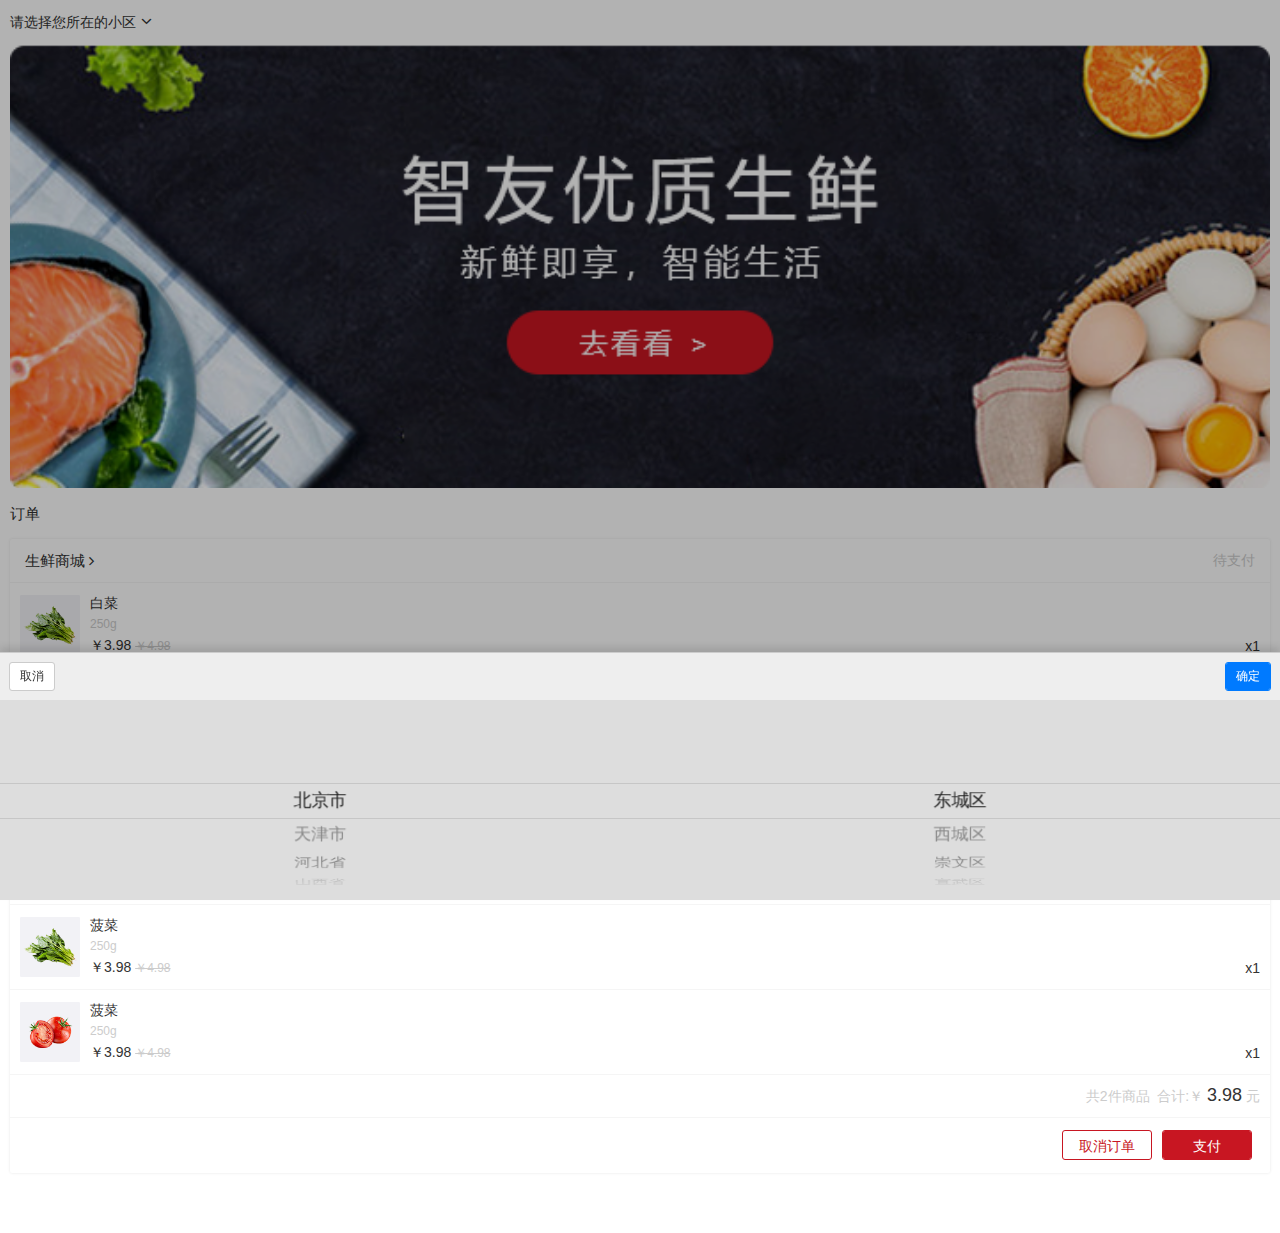
<file: index.html>
<!DOCTYPE html>
<html>

<head>
	<meta charset="utf-8">
	<meta name="viewport"
		content="width=device-width,initial-scale=1,minimum-scale=1,maximum-scale=1,user-scalable=no" />
	<meta name="apple-mobile-web-app-capable" content="yes">
	<meta name="apple-mobile-web-app-status-bar-style" content="black">
	<title>智慧商城</title>
	<script src="js/mui.js" type="text/javascript" charset="utf-8"></script>
	<script src="js/zepto.js" type="text/javascript" charset="utf-8"></script>
	<link href="css/mui.css" rel="stylesheet" />
	<link rel="stylesheet" type="text/css" href="css/global.css" />
	<link rel="stylesheet" type="text/css" href="css/index.css" />
	<link rel="stylesheet" type="text/css" href="css/font-awesome/css/font-awesome.min.css" />
	<link rel="stylesheet" type="text/css" href="css/mui.picker.min.css" />
	<link rel="stylesheet" type="text/css" href="css/mui.poppicker.css" />
	<script type="text/javascript" charset="utf-8">
		mui.init();
	</script>
</head>

<body>
	<header>
		<div id='showCityPicker'>
			<span id="cityResult">请选择您所在的小区</span>
			<i class="fa fa-angle-down" aria-hidden="true"></i>
		</div>
	</header>
	<main>
		<div class="imgBox">
			<div id="slider" class="mui-slider">
				<div class="mui-slider-group mui-slider-loop">
					<div class="mui-slider-item mui-slider-item-duplicate">
						<a href="store.html">
							<img src="img/home.png">
						</a>
					</div>
					<!-- <div class="mui-slider-item mui-slider-item-duplicate">
						<a href="#">
							<img src="img/home.png">
						</a>
					</div>
					<div class="mui-slider-item mui-slider-item-duplicate">
						<a href="#">
							<img src="img/home.png">
						</a>
					</div> -->
				</div>
			</div>
		</div>
		<div class="title">
			订单
		</div>
		<div class="mui-content">
			<div class="mui-card">
				<div class="mui-card-header">
					<a href="orderDetail.html">
						<span>
							生鲜商城
						</span>
						<span>
							<i class="fa fa-angle-right" aria-hidden="true"></i>
						</span>
						<span class="state">
							待支付
						</span>
					</a>
				</div>
				<div class="mui-card-content">
					<div class="mui-card-content-inner">
						<ul class="goodsList">
							<li>
								<div class="leftBox">
									<img src="img/bocai.png">
									<div>
										<p class="goodsName">白菜</p>
										<p class="weight">250g</p>
										<p>
											<span>￥</span><span>3.98</span>
											<span class="lineThrough">￥</span><span class="lineThrough">4.98</span>
										</p>
									</div>
								</div>
								<div class="rightBox">
									<div class="positionBottom">
										<span>x</span><span>1</span>
									</div>
								</div>
							</li>
							<li>
								<div class="leftBox">
									<img src="img/xihongshi.png">
									<div>
										<p class="goodsName">菠菜</p>
										<p class="weight">250g</p>
										<p>
											<span>￥</span><span>3.98</span>
											<span class="lineThrough">￥</span><span class="lineThrough">4.98</span>
										</p>
									</div>
								</div>
								<div class="rightBox">
									<div class="positionBottom">
										<span>x</span><span>1</span>
									</div>
								</div>
							</li>
						</ul>
						<div class="totalBox">
							共<span class="count">2</span>件商品&nbsp;&nbsp;合计:￥&nbsp;<span
								class="totalPrice">3.98</span>&nbsp;元
						</div>
					</div>
				</div>
				<div class="mui-card-footer">
					<div class="blank"></div>
					<div class="btnBox">
						<button type="button" class="mui-btn mui-btn-danger mui-btn-outlined cancelOrder">
							取消订单
						</button>
						<button type="button" class="mui-btn mui-btn-danger toPay">
							支付
						</button>
					</div>
				</div>
			</div>
			<div class="mui-card">
				<div class="mui-card-header">
					<a href="orderDetail.html">
						<span>
							生鲜商城
						</span>
						<span>
							<i class="fa fa-angle-right" aria-hidden="true"></i>
						</span>
						<span class="state">
							待支付
						</span>
					</a>
				</div>
				<div class="mui-card-content">
					<div class="mui-card-content-inner">
						<ul class="goodsList">
							<li>
								<div class="leftBox">
									<img src="img/bocai.png">
									<div>
										<p class="goodsName">菠菜</p>
										<p class="weight">250g</p>
										<p>
											<span>￥</span><span>3.98</span>
											<span class="lineThrough">￥</span><span class="lineThrough">4.98</span>
										</p>
									</div>
								</div>
								<div class="rightBox">
									<div class="positionBottom">
										<span>x</span><span>1</span>
									</div>
								</div>
							</li>
							<li>
								<div class="leftBox">
									<img src="img/xihongshi.png">
									<div>
										<p class="goodsName">菠菜</p>
										<p class="weight">250g</p>
										<p>
											<span>￥</span><span>3.98</span>
											<span class="lineThrough">￥</span><span class="lineThrough">4.98</span>
										</p>
									</div>
								</div>
								<div class="rightBox">
									<div class="positionBottom">
										<span>x</span><span>1</span>
									</div>
								</div>
							</li>
						</ul>
						<div class="totalBox">
							共<span class="count">2</span>件商品&nbsp;&nbsp;合计:￥&nbsp;<span
								class="totalPrice">3.98</span>&nbsp;元
						</div>
					</div>
				</div>
				<div class="mui-card-footer">
					<div class="blank"></div>
					<div class="btnBox">
						<button type="button" class="mui-btn mui-btn-danger mui-btn-outlined cancelOrder">
							取消订单
						</button>
						<button type="button" class="mui-btn mui-btn-danger toPay">
							支付
						</button>
					</div>
				</div>
			</div>
		</div>
		<div class="foot-blank"></div>
	</main>
	<footer>
		<ul class="foot">
			<li class="">
				<a href="index.html">
					<div>
						<img src="img/shopping-.png">
					</div>
					<div class="active">
						生鲜商城
					</div>
				</a>
			</li>
			<li class="">
				<a href="order.html">
					<div>
						<img src="img/order.png">
					</div>
					<div>
						订单
					</div>
				</a>
			</li>
			<li class="">
				<a href="userCenter.html">
					<div>
						<img src="img/me.png">
					</div>
					<div>
						我的
					</div>
				</a>
			</li>
		</ul>
	</footer>
	<script src="js/mui.picker.js"></script>
	<script src="js/mui.poppicker.js"></script>
	<script src="js/citydata.js"></script>
	<script type="text/javascript">
		(function ($, doc) {
			$.init();
			$.ready(function () {

				console.log(cityData)
				//选择小区
				var _getParam = function (obj, param) {
					return obj[param] || '';
				};
				var cityPicker = new $.PopPicker({
					layer: 2
				});
				cityPicker.setData(cityData);
				var showCityPickerButton = doc.getElementById('showCityPicker');
				var cityResult = doc.getElementById('cityResult');

				//进页面显示
				if (cityResult.innerText == '请选择您所在的小区') {
					cityPicker.show(function (items) {
						cityResult.innerText = items[0].text + " " + items[1].text;
					});
				}

				showCityPickerButton.addEventListener('tap', function (event) {
					cityPicker.show(function (items) {
						cityResult.innerText = items[0].text + " " + items[1].text;
						//返回 false 可以阻止选择框的关闭
						//return false;
					});
				}, false);

				//轮播
				mui.init({
					swipeBack: true //启用右滑关闭功能
				});
				var slider = mui("#slider");
			});
		})(mui, document);

		$('.cancelOrder').click(function () {
			var btnArray = ['否', '是'];
			mui.confirm('  ', '确认取消订单？', btnArray, function (e) {
				if (e.index == 1) {
					mui.toast('取消成功')
					setTimeout(() => {
						location.reload()
					}, 1500);
				} else {
					mui.toast('您取消了操作')
				}
			})
		})

		$('.toPay').click(function () {
			location.href = "pay.html"
		})
	</script>
</body>

</html>
</file>
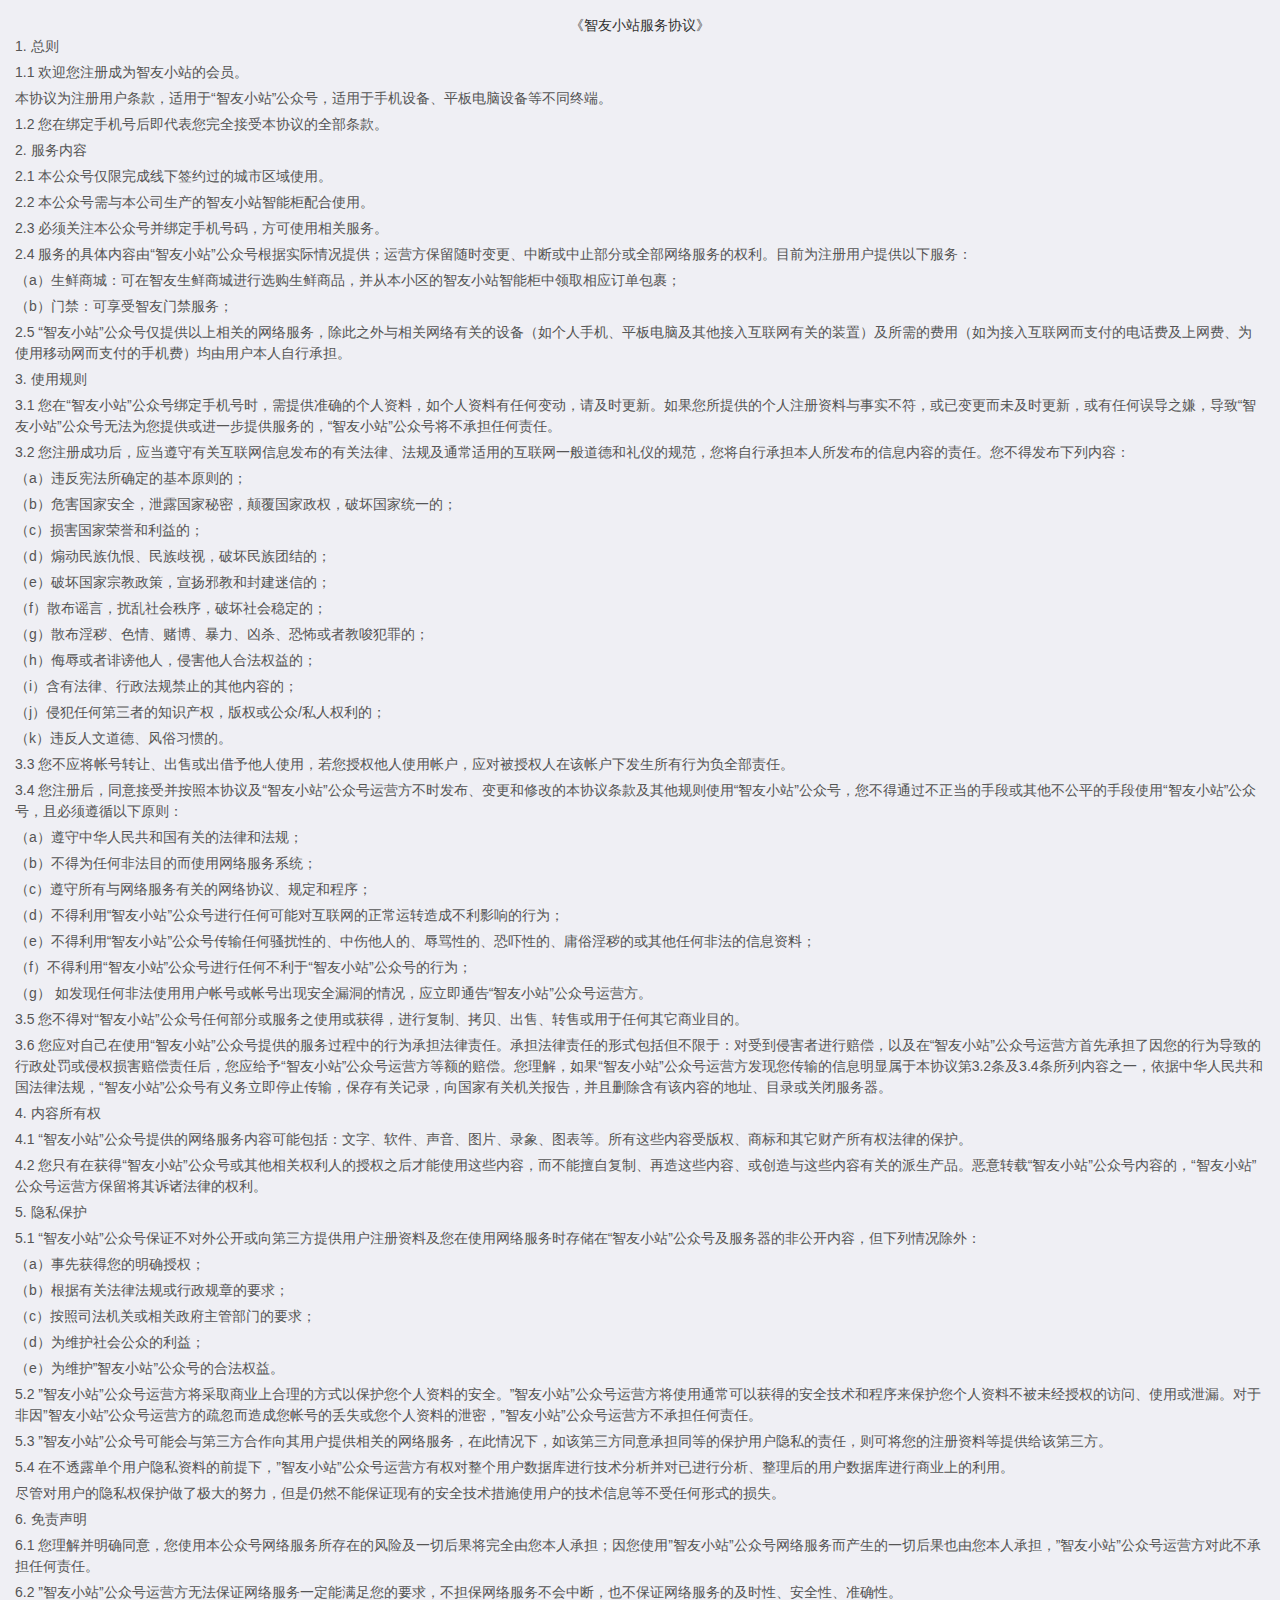
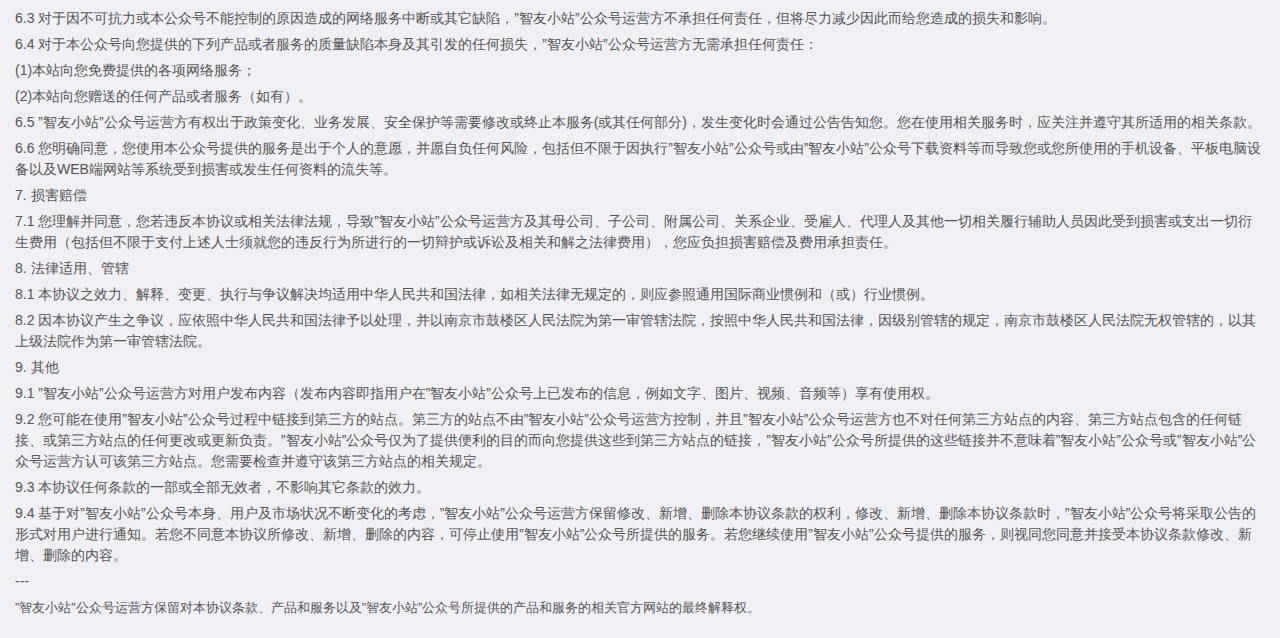
<file: agreement.html>
<!DOCTYPE html>
<html>

<head>
	<meta charset="utf-8">
	<meta name="viewport"
		content="width=device-width,initial-scale=1,minimum-scale=1,maximum-scale=1,user-scalable=no" />
	<meta name="apple-mobile-web-app-capable" content="yes">
	<meta name="apple-mobile-web-app-status-bar-style" content="black">
	<title>服务协议</title>
	<script src="js/mui.js" type="text/javascript" charset="utf-8"></script>
	<script src="js/zepto.js" type="text/javascript" charset="utf-8"></script>
	<link href="css/mui.css" rel="stylesheet" />
	<link rel="stylesheet" type="text/css" href="css/global.css" />
	<link rel="stylesheet" type="text/css" href="css/confirmOrder.css" />
	<link rel="stylesheet" type="text/css" href="css/font-awesome/css/font-awesome.min.css" />
	<script type="text/javascript" charset="utf-8">
		mui.init();
	</script>
	<style>
		.container {
			padding: 15px;
			box-sizing: border-box;
			font-size: 14px;
		}

		.container p {
			margin-bottom: 5px;
			color: #555;
		}
	</style>
</head>

<body class="container">
	<div style="text-align:center">《智友小站服务协议》</div>
	<p>1. 总则</p>
	<p>1.1 欢迎您注册成为智友小站的会员。</p>
	<p>本协议为注册用户条款，适用于“智友小站”公众号，适用于手机设备、平板电脑设备等不同终端。</p>
	<p>1.2 您在绑定手机号后即代表您完全接受本协议的全部条款。</p>
	<p>2. 服务内容</p>
	<p>2.1 本公众号仅限完成线下签约过的城市区域使用。</p>
	<p>2.2 本公众号需与本公司生产的智友小站智能柜配合使用。</p>
	<p>2.3 必须关注本公众号并绑定手机号码，方可使用相关服务。</p>
	<p>2.4 服务的具体内容由“智友小站”公众号根据实际情况提供；运营方保留随时变更、中断或中止部分或全部网络服务的权利。目前为注册用户提供以下服务：</p>
	<p>（a）生鲜商城：可在智友生鲜商城进行选购生鲜商品，并从本小区的智友小站智能柜中领取相应订单包裹；</p>
	<p>（b）门禁：可享受智友门禁服务；</p>
	<p>2.5
		“智友小站”公众号仅提供以上相关的网络服务，除此之外与相关网络有关的设备（如个人手机、平板电脑及其他接入互联网有关的装置）及所需的费用（如为接入互联网而支付的电话费及上网费、为使用移动网而支付的手机费）均由用户本人自行承担。
	</p>
	<p>3. 使用规则</p>
	<p>3.1
		您在“智友小站”公众号绑定手机号时，需提供准确的个人资料，如个人资料有任何变动，请及时更新。如果您所提供的个人注册资料与事实不符，或已变更而未及时更新，或有任何误导之嫌，导致“智友小站”公众号无法为您提供或进一步提供服务的，“智友小站”公众号将不承担任何责任。
	</p>
	<p>3.2 您注册成功后，应当遵守有关互联网信息发布的有关法律、法规及通常适用的互联网一般道德和礼仪的规范，您将自行承担本人所发布的信息内容的责任。您不得发布下列内容：</p>
	<p>（a）违反宪法所确定的基本原则的；</p>
	<p>（b）危害国家安全，泄露国家秘密，颠覆国家政权，破坏国家统一的；</p>
	<p>（c）损害国家荣誉和利益的；</p>
	<p>（d）煽动民族仇恨、民族歧视，破坏民族团结的；</p>
	<p>（e）破坏国家宗教政策，宣扬邪教和封建迷信的；</p>
	<p>（f）散布谣言，扰乱社会秩序，破坏社会稳定的；</p>
	<p>（g）散布淫秽、色情、赌博、暴力、凶杀、恐怖或者教唆犯罪的；</p>
	<p>（h）侮辱或者诽谤他人，侵害他人合法权益的；</p>
	<p>（i）含有法律、行政法规禁止的其他内容的；</p>
	<p>（j）侵犯任何第三者的知识产权，版权或公众/私人权利的；</p>
	<p>（k）违反人文道德、风俗习惯的。</p>
	<p>3.3 您不应将帐号转让、出售或出借予他人使用，若您授权他人使用帐户，应对被授权人在该帐户下发生所有行为负全部责任。</p>
	<p>3.4 您注册后，同意接受并按照本协议及“智友小站”公众号运营方不时发布、变更和修改的本协议条款及其他规则使用“智友小站”公众号，您不得通过不正当的手段或其他不公平的手段使用“智友小站”公众号，且必须遵循以下原则：</p>
	<p>（a）遵守中华人民共和国有关的法律和法规；</p>
	<p>（b）不得为任何非法目的而使用网络服务系统；</p>
	<p>（c）遵守所有与网络服务有关的网络协议、规定和程序；</p>
	<p>（d）不得利用“智友小站”公众号进行任何可能对互联网的正常运转造成不利影响的行为；</p>
	<p>（e）不得利用“智友小站”公众号传输任何骚扰性的、中伤他人的、辱骂性的、恐吓性的、庸俗淫秽的或其他任何非法的信息资料；</p>
	<p>（f）不得利用“智友小站”公众号进行任何不利于“智友小站”公众号的行为；</p>
	<p>（g） 如发现任何非法使用用户帐号或帐号出现安全漏洞的情况，应立即通告“智友小站”公众号运营方。</p>
	<p>3.5 您不得对“智友小站”公众号任何部分或服务之使用或获得，进行复制、拷贝、出售、转售或用于任何其它商业目的。</p>
	<p>3.6
		您应对自己在使用“智友小站”公众号提供的服务过程中的行为承担法律责任。承担法律责任的形式包括但不限于：对受到侵害者进行赔偿，以及在“智友小站”公众号运营方首先承担了因您的行为导致的行政处罚或侵权损害赔偿责任后，您应给予“智友小站”公众号运营方等额的赔偿。您理解，如果“智友小站”公众号运营方发现您传输的信息明显属于本协议第3.2条及3.4条所列内容之一，依据中华人民共和国法律法规，“智友小站”公众号有义务立即停止传输，保存有关记录，向国家有关机关报告，并且删除含有该内容的地址、目录或关闭服务器。
	</p>
	<p>4. 内容所有权</p>
	<p>4.1 “智友小站”公众号提供的网络服务内容可能包括：文字、软件、声音、图片、录象、图表等。所有这些内容受版权、商标和其它财产所有权法律的保护。</p>
	<p>4.2 您只有在获得“智友小站”公众号或其他相关权利人的授权之后才能使用这些内容，而不能擅自复制、再造这些内容、或创造与这些内容有关的派生产品。恶意转载“智友小站”公众号内容的，“智友小站”公众号运营方保留将其诉诸法律的权利。
	</p>
	<p>5. 隐私保护</p>
	<p>5.1 “智友小站”公众号保证不对外公开或向第三方提供用户注册资料及您在使用网络服务时存储在“智友小站”公众号及服务器的非公开内容，但下列情况除外：</p>
	<p>（a）事先获得您的明确授权；</p>
	<p>（b）根据有关法律法规或行政规章的要求；</p>
	<p>（c）按照司法机关或相关政府主管部门的要求；</p>
	<p>（d）为维护社会公众的利益；</p>
	<p>（e）为维护”智友小站”公众号的合法权益。</p>
	<p>5.2
		”智友小站”公众号运营方将采取商业上合理的方式以保护您个人资料的安全。”智友小站”公众号运营方将使用通常可以获得的安全技术和程序来保护您个人资料不被未经授权的访问、使用或泄漏。对于非因”智友小站”公众号运营方的疏忽而造成您帐号的丢失或您个人资料的泄密，”智友小站”公众号运营方不承担任何责任。
	</p>
	<p>5.3 ”智友小站”公众号可能会与第三方合作向其用户提供相关的网络服务，在此情况下，如该第三方同意承担同等的保护用户隐私的责任，则可将您的注册资料等提供给该第三方。</p>
	<p>5.4 在不透露单个用户隐私资料的前提下，”智友小站”公众号运营方有权对整个用户数据库进行技术分析并对已进行分析、整理后的用户数据库进行商业上的利用。</p>
	<p>尽管对用户的隐私权保护做了极大的努力，但是仍然不能保证现有的安全技术措施使用户的技术信息等不受任何形式的损失。</p>
	<p>6. 免责声明</p>
	<p>6.1 您理解并明确同意，您使用本公众号网络服务所存在的风险及一切后果将完全由您本人承担；因您使用”智友小站”公众号网络服务而产生的一切后果也由您本人承担，”智友小站”公众号运营方对此不承担任何责任。</p>
	<p>6.2 ”智友小站”公众号运营方无法保证网络服务一定能满足您的要求，不担保网络服务不会中断，也不保证网络服务的及时性、安全性、准确性。</p>
	<p>6.3 对于因不可抗力或本公众号不能控制的原因造成的网络服务中断或其它缺陷，”智友小站”公众号运营方不承担任何责任，但将尽力减少因此而给您造成的损失和影响。</p>
	<p>6.4 对于本公众号向您提供的下列产品或者服务的质量缺陷本身及其引发的任何损失，”智友小站”公众号运营方无需承担任何责任：</p>
	<p>(1)本站向您免费提供的各项网络服务；</p>
	<p>(2)本站向您赠送的任何产品或者服务（如有）。</p>
	<p>6.5 ”智友小站”公众号运营方有权出于政策变化、业务发展、安全保护等需要修改或终止本服务(或其任何部分)，发生变化时会通过公告告知您。您在使用相关服务时，应关注并遵守其所适用的相关条款。</p>
	<p>6.6
		您明确同意，您使用本公众号提供的服务是出于个人的意愿，并愿自负任何风险，包括但不限于因执行”智友小站”公众号或由”智友小站”公众号下载资料等而导致您或您所使用的手机设备、平板电脑设备以及WEB端网站等系统受到损害或发生任何资料的流失等。
	</p>
	<p>7. 损害赔偿</p>
	<p>7.1
		您理解并同意，您若违反本协议或相关法律法规，导致”智友小站”公众号运营方及其母公司、子公司、附属公司、关系企业、受雇人、代理人及其他一切相关履行辅助人员因此受到损害或支出一切衍生费用（包括但不限于支付上述人士须就您的违反行为所进行的一切辩护或诉讼及相关和解之法律费用），您应负担损害赔偿及费用承担责任。
	</p>
	<p>8. 法律适用、管辖</p>
	<p>8.1 本协议之效力、解释、变更、执行与争议解决均适用中华人民共和国法律，如相关法律无规定的，则应参照通用国际商业惯例和（或）行业惯例。</p>
	<p>8.2 因本协议产生之争议，应依照中华人民共和国法律予以处理，并以南京市鼓楼区人民法院为第一审管辖法院，按照中华人民共和国法律，因级别管辖的规定，南京市鼓楼区人民法院无权管辖的，以其上级法院作为第一审管辖法院。
	</p>
	<p>9. 其他</p>
	<p>9.1 ”智友小站”公众号运营方对用户发布内容（发布内容即指用户在”智友小站”公众号上已发布的信息，例如文字、图片、视频、音频等）享有使用权。</p>
	<p>9.2
		您可能在使用”智友小站”公众号过程中链接到第三方的站点。第三方的站点不由”智友小站”公众号运营方控制，并且”智友小站”公众号运营方也不对任何第三方站点的内容、第三方站点包含的任何链接、或第三方站点的任何更改或更新负责。”智友小站”公众号仅为了提供便利的目的而向您提供这些到第三方站点的链接，”智友小站”公众号所提供的这些链接并不意味着”智友小站”公众号或”智友小站”公众号运营方认可该第三方站点。您需要检查并遵守该第三方站点的相关规定。
	</p>
	<p>9.3 本协议任何条款的一部或全部无效者，不影响其它条款的效力。</p>
	<p>9.4
		基于对”智友小站”公众号本身、用户及市场状况不断变化的考虑，”智友小站”公众号运营方保留修改、新增、删除本协议条款的权利，修改、新增、删除本协议条款时，”智友小站”公众号将采取公告的形式对用户进行通知。若您不同意本协议所修改、新增、删除的内容，可停止使用”智友小站”公众号所提供的服务。若您继续使用”智友小站”公众号提供的服务，则视同您同意并接受本协议条款修改、新增、删除的内容。
	</p>
	<p>---</p>
	<p style="font-size: 13px;">”智友小站”公众号运营方保留对本协议条款、产品和服务以及”智友小站”公众号所提供的产品和服务的相关官方网站的最终解释权。</p>
</body>

</html>
</file>
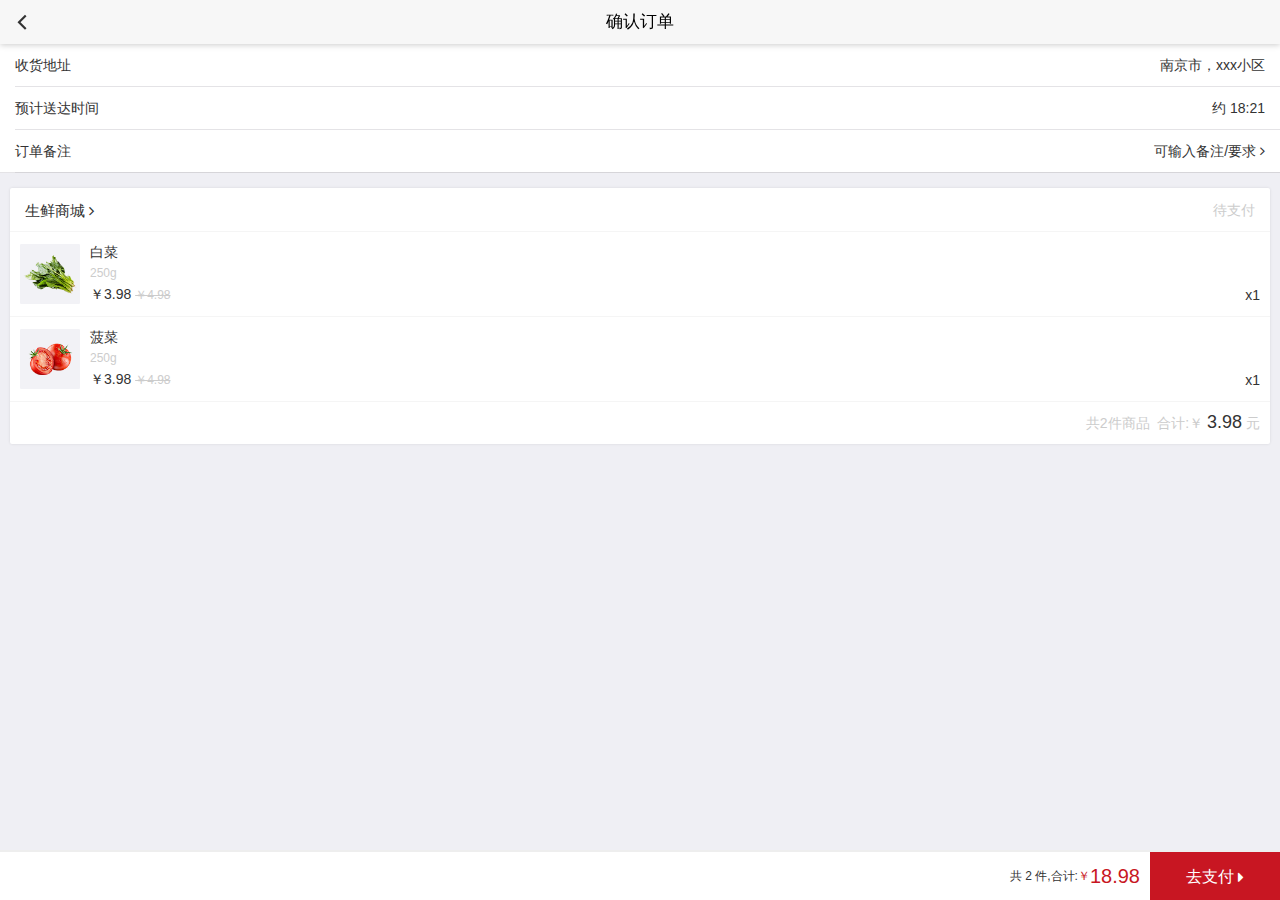
<file: confirmOrder.html>
<!DOCTYPE html>
<html>

<head>
	<meta charset="utf-8">
	<meta name="viewport"
		content="width=device-width,initial-scale=1,minimum-scale=1,maximum-scale=1,user-scalable=no" />
	<meta name="apple-mobile-web-app-capable" content="yes">
	<meta name="apple-mobile-web-app-status-bar-style" content="black">
	<title>确认订单</title>
	<script src="js/mui.js" type="text/javascript" charset="utf-8"></script>
	<script src="js/zepto.js" type="text/javascript" charset="utf-8"></script>
	<link href="css/mui.css" rel="stylesheet" />
	<link rel="stylesheet" type="text/css" href="css/global.css" />
	<link rel="stylesheet" type="text/css" href="css/confirmOrder.css" />
	<link rel="stylesheet" type="text/css" href="css/font-awesome/css/font-awesome.min.css" />
	<!-- <link rel="stylesheet" type="text/css" href="css/mui.picker.min.css" />
	<link rel="stylesheet" type="text/css" href="css/mui.poppicker.css" /> -->
	<script type="text/javascript" charset="utf-8">
		mui.init();
	</script>
</head>

<body>
	<header class="mui-bar mui-bar-nav">
		<a class="mui-action-back mui-icon mui-icon-left-nav mui-pull-left"></a>
		<h1 class="mui-title">确认订单</h1>
	</header>
	<main>
		<div style="height: 44px;"></div>
		<ul class="mui-table-view">
			<li class="mui-table-view-cell">
				<div>收货地址</div>
				<div id='showCityPicker'>
					<span id="cityResult">南京市，xxx小区</span>
					<!-- <i class="fa fa-angle-right" aria-hidden="true"></i> -->
				</div>
			</li>
			<li class="mui-table-view-cell">
				<div>预计送达时间</div>
				<div>
					约<span> 18:21 </span>
				</div>
			</li>
			<li class="mui-table-view-cell">
				<div>
					订单备注
				</div>
				<div class="toRemarks">
					可输入备注/要求
					<i class="fa fa-angle-right" aria-hidden="true"></i>
				</div>
			</li>
			<li class="orderRemarksBox">
				<textarea name="" id="orderRemarks" cols="30" rows="4" placeholder="请填写备注/要求"></textarea>
			</li>
		</ul>
		<div class="mui-content">
			<div class="mui-card">
				<div class="mui-card-header">
					<a href="#">
						<span>
							生鲜商城
						</span>
						<span>
							<i class="fa fa-angle-right" aria-hidden="true"></i>
						</span>
						<span class="state">
							待支付
						</span>
					</a>
				</div>
				<div class="mui-card-content">
					<div class="mui-card-content-inner">
						<ul class="goodsList">
							<li>
								<div class="leftBox">
									<img src="img/bocai.png">
									<div>
										<p class="goodsName">白菜</p>
										<p class="weight">250g</p>
										<p>
											<span>￥</span><span>3.98</span>
											<span class="lineThrough">￥</span><span class="lineThrough">4.98</span>
										</p>
									</div>
								</div>
								<div class="rightBox">
									<div class="positionBottom">
										<span>x</span><span>1</span>
									</div>
								</div>
							</li>
							<li>
								<div class="leftBox">
									<img src="img/xihongshi.png">
									<div>
										<p class="goodsName">菠菜</p>
										<p class="weight">250g</p>
										<p>
											<span>￥</span><span>3.98</span>
											<span class="lineThrough">￥</span><span class="lineThrough">4.98</span>
										</p>
									</div>
								</div>
								<div class="rightBox">
									<div class="positionBottom">
										<span>x</span><span>1</span>
									</div>
								</div>
							</li>
						</ul>
						<div class="totalBox">
							共<span class="count">2</span>件商品&nbsp;&nbsp;合计:￥&nbsp;<span
								class="totalPrice">3.98</span>&nbsp;元
						</div>
					</div>
				</div>
			</div>
		</div>
		<div class="foot-blank"></div>
	</main>
	<footer>
		<!-- <div class="bottomTip">
			请在提交订单后确认配送费及价格，如有疑问请电联商家
		</div> -->
		<div class="bottomBar">
			<div class="bottomLeft">
				<div class="totalBottom">
					<span>共&nbsp;</span>
					<span>2</span>
					<span>&nbsp;件,</span>
					<span>合计:</span>
					<span class="bRed">￥</span>
					<span class="bRed bBig">18.98</span>
				</div>
			</div>
			<div class="bottomRight">
				<div class="goShoppping" id="toPay">
					<span style="margin-right:4px;">去支付</span>
					<i class="fa fa-caret-right" aria-hidden="true"></i>
				</div>
			</div>
		</div>
	</footer>
	<!-- <script src="js/mui.picker.js"></script>
	<script src="js/mui.poppicker.js"></script>
	<script src="js/citydata.js"></script> -->
	<script type="text/javascript">
		// (function ($, doc) {
		// 	$.init();
		// 	$.ready(function () {
		// 		//选择小区
		// 		var _getParam = function (obj, param) {
		// 			return obj[param] || '';
		// 		};
		// 		var cityPicker = new $.PopPicker({
		// 			layer: 2
		// 		});
		// 		cityPicker.setData(cityData);
		// 		var showCityPickerButton = doc.getElementById('showCityPicker');
		// 		var cityResult = doc.getElementById('cityResult');
		// 		showCityPickerButton.addEventListener('tap', function (event) {
		// 			cityPicker.show(function (items) {
		// 				cityResult.innerText = items[0].text + " " + items[1].text;
		// 				//返回 false 可以阻止选择框的关闭
		// 				//return false;
		// 			});
		// 		}, false);
		// 		//轮播
		// 		mui.init({
		// 			swipeBack: true //启用右滑关闭功能
		// 		});
		// 		var slider = mui("#slider");
		// 	});
		// })(mui, document);

		$('#toPay').click(function () {
			location.href = "pay.html"
		})

		$('.toRemarks').click(function () {
			$('.orderRemarksBox').show()
		})
	</script>
</body>

</html>
</file>
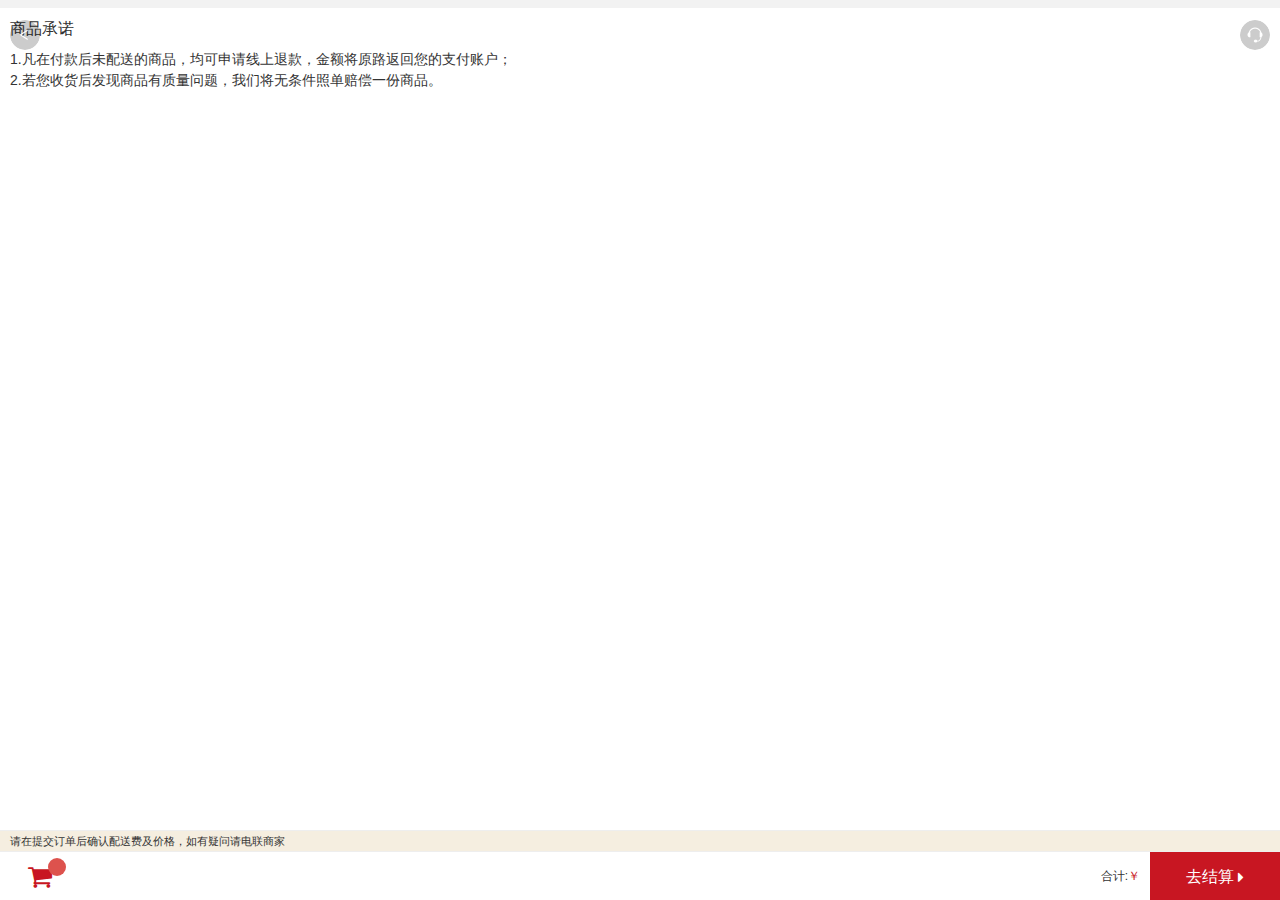
<file: goodsDetail.html>
<!DOCTYPE html>
<html>

<head>
	<meta charset="utf-8">
	<meta name="viewport"
		content="width=device-width,initial-scale=1.0,minimum-scale=1.0,maximum-scale=1.0,user-scalable=no" />
	<meta name="apple-mobile-web-app-capable" content="yes">
	<meta name="apple-mobile-web-app-status-bar-style" content="black">
	<title>桃子</title>
	<script src="js/mui.js" type="text/javascript" charset="utf-8"></script>
	<script src="js/zepto.js" type="text/javascript" charset="utf-8"></script>
	<link href="css/mui.css" rel="stylesheet" />
	<link rel="stylesheet" type="text/css" href="css/global.css" />
	<link rel="stylesheet" href="css/store.css">
	<link rel="stylesheet" href="css/goodsDetail.css">
	<link rel="stylesheet" type="text/css" href="css/font-awesome/css/font-awesome.min.css" />
	<script type="text/javascript" charset="utf-8">
		mui.init();
	</script>
</head>

<body>
	<main>
		<div class="detailBtnBox">
			<button class="back" onclick="javascript:history.back(-1)"></button>
			<button class="service"></button>
		</div>
		<ul id="goodsDetail" class="mui-table-view goods">

		</ul>
		<div class="bgline"></div>
		<div class="goodsTip">
			<p class="goodsTipTitle">商品承诺</p>
			<p class="goodsTipContent">1.凡在付款后未配送的商品，均可申请线上退款，金额将原路返回您的支付账户；</p>
			<p class="goodsTipContent">2.若您收货后发现商品有质量问题，我们将无条件照单赔偿一份商品。</p>
		</div>
	</main>
	<footer>
		<div class="bottomTip">
			请在提交订单后确认配送费及价格，如有疑问请电联商家
		</div>
		<ul class="goodsList" id="shopCar">

		</ul>
		<div class="bottomBar">
			<div class="shopCar">
				<i class="fa fa-shopping-cart shoppingIcon" aria-hidden="true"></i>
				<span class="badge">0</span>
			</div>
			<div class="bottomRight">
				<div class="totalBottom">
					<span>合计:</span>
					<span class="bRed">￥</span>
					<span class="bRed bBig">18.98</span>
				</div>
				<div class="goShoppping" id="goShoppping">
					<span style="margin-right:4px;">去结算</span>
					<i class="fa fa-caret-right" aria-hidden="true"></i>
				</div>
			</div>
		</div>
		<ul id="esc" style="display: none;"></ul>
	</footer>
	<script type="text/javascript">
		mui.init({
			swipeBack: true //启用右滑关闭功能
		});





		console.log(localStorage.localShopCar)
		console.log(localStorage.totalPrice)
		console.log(localStorage.badge)

		if (localStorage.localShopCar == 'null') {
			localStorage.setItem("localShopCar", [])
			$('.badge').text('0')
			$('.bRed.bBig').text('0')
			localStorage.setItem("totalPrice", '0')
			localStorage.setItem("badge", '0')
		}

		$('.badge').text(localStorage.badge)
		$('.bRed.bBig').text(localStorage.totalPrice)
		$('#shopCar').html(localStorage.localShopCar)
		$('#esc').html(localStorage.localShopCar)
		$('footer').addClass('store')

		var shopCarHtml = localStorage.localShopCar
		var str = location.href
		//获取页面参数
		function $_GET(name, urls) {
			var url = urls || window.location.href;
			if (!name == true) {
				var data = url.match(new RegExp("([^?&]*)=([^?&]*)", "ig"));
				return data != null ? data : [];
			} else {
				var test = new RegExp(name + "=", "i").test(url);
				return test ? url.match(new RegExp(name + "=([^?&]*)", "i"))[1] : "";
			}
		};
		var gtId = $_GET('id');


		mui.ajax('../json/goods.json', {
			data: {},
			dataType: 'json', //服务器返回json格式数据
			type: 'get', //HTTP请求类型
			timeout: 10000, //超时时间设置为10秒；
			headers: {
				'Content-Type': 'application/json'
			},
			success: function (data) {
				var html = [];
				var shopCarHtml = []
				for (let i = 0; i < data.length; i++) {
					let cardNum = data[i].goods.length
					for (var j = 0; j < cardNum; j++) {
						let item = data[i].goods[j]
						if (item.gtId == gtId) {
							html.push(
								'<li class="mui-table-view-cell gtId' + item.gtId + '" id="' + item.gtId +
								'">' +
								'<div class="mui-card-content">' +
								'<div class="mui-card-content-inner">' +
								'<div class="leftBox">' +
								'<div class="goodsImg">' +
								'<img src="' + item.product.productImg + '">' +
								'</div>' +
								'<div>' +
								'<p class="goodsName">' + item.product.productName + ' <span>' + item.weight +
								'g</span></p>' +
								'<p class="weight">剩余 <span class="stock">' + item.productNumber +
								'</span></p>' +
								'<p>' +
								'<span class="colorRed">￥</span><span class="colorRed price">' + item.price +
								'</span>' +
								'<span class="lineThrough">￥</span><span class="lineThrough">4.98</span>' +
								'</p>' +
								'</div>' +
								'</div>' +
								'<div class="rightBox">' +
								'<div class="positionBottom">' +
								'<button class="reduce none"><i class="fa fa-minus sIcon" aria-hidden="true"></i></button>' +
								'<span class="count none">0</span>' +
								'<button class="add btnRed"><i class="fa fa-plus sIcon white" aria-hidden="true"></i></button>' +
								'</div>' +
								'</div>' +
								'</div>' +
								'</div>' +
								'</li>'
							)
							$('#goodsDetail').html(html)
							$('#shopCar li').each(function () {
								if ($(this).attr('id') == item.gtId) {
									$('#' + item.gtId).addClass('addShopcar')
									$('#' + item.gtId).find('.count').text($(this).find('.count').text())
									$('#' + item.gtId).find('.add').removeClass('btnRed').siblings(
										'.count').removeClass('none')
									$('#' + item.gtId).find('.add').children('.fa').removeClass('white')
									$('#' + item.gtId).find('.add').siblings('.reduce').removeClass(
										'none')
								}
							})
						}
					}
				}
				add()
				reduce()
			},
			error: function (xhr, type, errorThrown) {
				//异常处理；
				console.log(type);
			}
		});

		var hasShopList = false
		$('.shopCar').on('click', function () {
			hasShopList = !hasShopList
			if (hasShopList) {
				$('.goodsList').css('height', '200px')
				$('.bottomTip').addClass('position')
				$('.bottomBar').addClass('position')
				$('body').append(`<div class="bigBg"></div>`);
				// let count = $('.badge').text()
				// $('#shopCar').html(
				// 	'<div class="totalTip" style="display:block">已选商品 <span class="shopcarTotalCount">' +
				// 	count + '</span> 件</div>')
				console.log($('#esc').html())
				$('#shopCar').html(shopCarHtml)
				$('.shopcarTotalCount').text($('.badge').text())
				add()
				reduce()
			} else {
				$('.goodsList').css('height', '0')
				$('.bottomTip').removeClass('position')
				$('.bottomBar').removeClass('position')
				$('.bigBg').remove();
			}
			$('.bigBg').on('click', function () {
				hasShopList = false
				$('.goodsList').css('height', '0')
				$('.bottomTip').removeClass('position')
				$('.bottomBar').removeClass('position')
				$('.bigBg').remove();
			})
		})

		$('#goShoppping').click(function () {
			location.href = "confirmOrder.html"
		})

		function add(e) {
			$('.add').unbind("click").bind("click", function (e) {
				e.stopPropagation()
				if ($(this).parents('li').find('.stock').text() != '0') {
					$(this).parents('li').addClass('addShopcar')
					var classList = $(this).parents('li').attr("class")
					console.log($('#esc').html())
					$('ul li').each(function () {
						if ($(this).hasClass(classList)) {
							let count = parseInt($(this).find('.add').siblings('.count').text())
							count++
							if (count == 100) {
								count = 99
								mui.toast('不能再多了');
							}
							let stock = parseInt($(this).find('.add').parent().parent().siblings(
								'.leftBox').find('.stock').text())
							if (count >= stock) {
								count = stock
								mui.toast('库存不足');
							}
							// console.log(count)
							$(this).find('.add').removeClass('btnRed').siblings('.count').text(count)
								.removeClass('none')
							$(this).find('.add').children('.fa').removeClass('white')
							$(this).find('.add').siblings('.reduce').removeClass('none')
						}
					})
				} else {
					mui.toast('库存不足');
					return
				}

				let badge = 0
				let totalPrice = 0

				console.log($('#esc').html())


				// if (localStorage.localShopCar == 'null' || localStorage.localShopCar == undefined) {
				// 	shopCarHtml =
				// 		'<div class="totalTip" style="display:block">已选商品 <span class="shopcarTotalCount">' +
				// 		0 + '</span> 件</div>'
				// }


				//购物车没有此商品加进去
				let shopCarLiListId = []
				for (let shopCarLiList = 0; shopCarLiList < $('#esc li').length; shopCarLiList++) {
					shopCarLiListId.push($('#esc li').eq(shopCarLiList).attr('id'))
				}

				console.log(shopCarLiListId)

				if (shopCarLiListId.indexOf($('#goodsDetail li').attr('id')) == -1) {
					shopCarHtml += $('#goodsDetail li').prop("outerHTML")
				} else {
					console.log($('#esc li'))
					$('#esc li').each(function () {
						console.log($(this).attr('id'))
						if ($(this).attr('id') == $('#goodsDetail li').attr('id')) {
							$(this).find('.count').text($('#goodsDetail li').find('.count').text())
						}
						shopCarHtml = $('#esc').html()
					})
				}

				console.log($('#esc').html())
				$('#esc').html(shopCarHtml)



				// $('#esc li').each(function () {
				// 	if ($(this).hasClass('addShopcar')) {
				// 		shopCarHtml += $(this).prop("outerHTML")
				// 		if ($(this).find('.count').text() == 0) {
				// 			shopCarHtml -= $(this).prop("outerHTML")
				// 		}
				// 	}
				// })
				// console.log(shopCarHtml)
				// $('#esc').html(shopCarHtml)
				// console.log($('#esc'))

				localStorage.setItem("localShopCar", shopCarHtml)

				let hasCount = []

				for (var y = 0; y < $('#esc .count').length; y++) {
					console.log($('#esc .count').length);
					hasCount.push($('#esc .count').eq(y).text())
					console.log(hasCount);
					totalPrice += $('#esc .count').eq(y).text() * $('#esc .count').eq(y).parents('li')
						.find('.colorRed.price').text()
				}

				$('.bRed.bBig').text(totalPrice)
				localStorage.setItem("totalPrice", totalPrice)

				console.log(totalPrice)
				for (var x = 0; x < hasCount.length; x++) {
					badge += parseInt(hasCount[x])
					$('.badge').text(badge)

					localStorage.setItem("badge", badge)
					$('.shopcarTotalCount').text(badge)
					// if ($('.shopcarTotalCount')) {
					// 	$('.shopcarTotalCount').text(badge)
					// }
				}
			})
		}

		function reduce() {
			$('.reduce').unbind("click").bind("click", function (e) {
				e.stopPropagation()
				var classList = $(this).parents('li').attr("class")

				let count = parseInt($(this).siblings('.count').text())
				count--

				$('ul li').each(function () {
					if ($(this).hasClass(classList)) {
						for (var escLi = 0; escLi < $('#esc li').length; escLi++) {
							if ($('#esc li').eq(escLi).attr('id') == $('#goodsDetail li').attr('id')) {
								$('#esc li').eq(escLi).find('.count').text($('#goodsDetail li').find(
									'.count').text())
							}
						}
						$(this).find('.reduce').siblings('.count').text(count)
						if (count == 0) {
							$(this).find('.reduce').siblings('.count').text(count).addClass('none')
							$(this).find('.reduce').siblings('.add').addClass('btnRed').children(
								'.fa').addClass('white')
							$(this).find('.reduce').addClass('none')
								.find('.reduce').parents('li').removeClass('addShopcar')

							console.log($('#esc li'))
							for (var escLi = 0; escLi < $('#esc li').length; escLi++) {
								if ($('#esc li').eq(escLi).attr('id') == $(this).find('.reduce').parents('li')
									.attr('id')) {
									$('#esc li').eq(escLi).remove()
								}
							}

							var hideNum = $(this).attr('id')
							$('#shopCar li').each(function () {
								if ($(this).hasClass('gtId' + hideNum)) {
									$(this).hide()
								}
							})
						}
						shopCarHtml = $('#esc').html()
					}
				})


				let badge = 0
				let totalPrice = 0

				console.log($('#esc').html())

				$('#esc').html(shopCarHtml)


				localStorage.setItem("localShopCar", shopCarHtml)

				let hasCount = []
				for (var y = 0; y < $('#esc .count').length; y++) {
					hasCount.push($('#esc .count').eq(y).text())
					console.log(hasCount);
					totalPrice += $('#esc .count').eq(y).text() * $('#esc .count').eq(y).parents('li')
						.find('.colorRed.price').text()
				}

				$('.bRed.bBig').text(totalPrice)
				localStorage.setItem("totalPrice", totalPrice)

				console.log(totalPrice)
				for (var x = 0; x < hasCount.length; x++) {
					badge += parseInt(hasCount[x])
					$('.badge').text(badge)
					// if ($('.shopcarTotalCount')) {
					// 	$('.shopcarTotalCount').text(badge)
					// }
				}

				if (hasCount.length == 0) {
					$('.badge').text(0)
				}


				localStorage.setItem("badge", badge)
				$('.shopcarTotalCount').text(badge)

				// if ($('#shopCar').find('.count').text()) {
				// 	let shopCar = $('#shopCar').find('.count').text().split('')
				// 	for (var z = 0; z < shopCar.length; z++) {
				// 		if (shopCar[z] == 0 && isAllEqual(shopCar) == true) {
				// 			hasShopList = false
				// 		}
				// 	}
				// }

				// let badge = 0
				// let totalPrice = 0
				// let hasCount = []

				// let shopCarLiListId = []
				// for (let shopCarLiList = 0; shopCarLiList < $('#shopCar li').length; shopCarLiList++) {
				// 	shopCarLiListId.push($('#shopCar li').eq(shopCarLiList).attr('id'))
				// }

				// console.log(shopCarHtml)
				// $('#esc').html(shopCarHtml)
				// console.log($('#esc'))
				// // console.log($('#esc').find('.count').parents('li').html())
				// // if($('#esc').find('.count').text() == 0){
				// // 	console.log($(this))
				// // }
				// $('#esc li').each(function () {
				// 	console.log($(this).find('.count').text());
				// 	if ($(this).find('.count').text() == 0) {
				// 		console.log($(this))
				// 		console.log($('#esc'))
				// 		// $('#esc').remove($(this))
				// 		$(this).remove()
				// 	}
				// })

				// console.log($('#esc'));
				// shopCarHtml = $('#esc').html()

				// localStorage.setItem("localShopCar", shopCarHtml)

				// for (var y = 0; y < $('#esc .count').length; y++) {
				// 	hasCount.push($('#esc .count').eq(y).text())
				// 	totalPrice += $('#esc .count').eq(y).text() * $('#esc .count').eq(y).parents('li')
				// 		.find('.colorRed.price').text()
				// }

				// $('.bRed.bBig').text(totalPrice)
				// localStorage.setItem("totalPrice", totalPrice)

				// console.log(totalPrice)
				// for (var x = 0; x < hasCount.length; x++) {
				// 	badge += parseInt(hasCount[x])
				// 	console.log(badge)
				// 	$('.badge').text(badge)

				// 	localStorage.setItem("badge", badge)

				// 	if ($('.shopcarTotalCount')) {
				// 		$('.shopcarTotalCount').text(badge)
				// 	}

			})
		}
		//判断数组元素是否相同
		function isAllEqual(array) {
			if (array.length > 0) {
				return !array.some(function (value, index) {
					return value !== array[0];
				});
			} else {
				return true;
			}
		}
	</script>
</body>

</html>
</file>
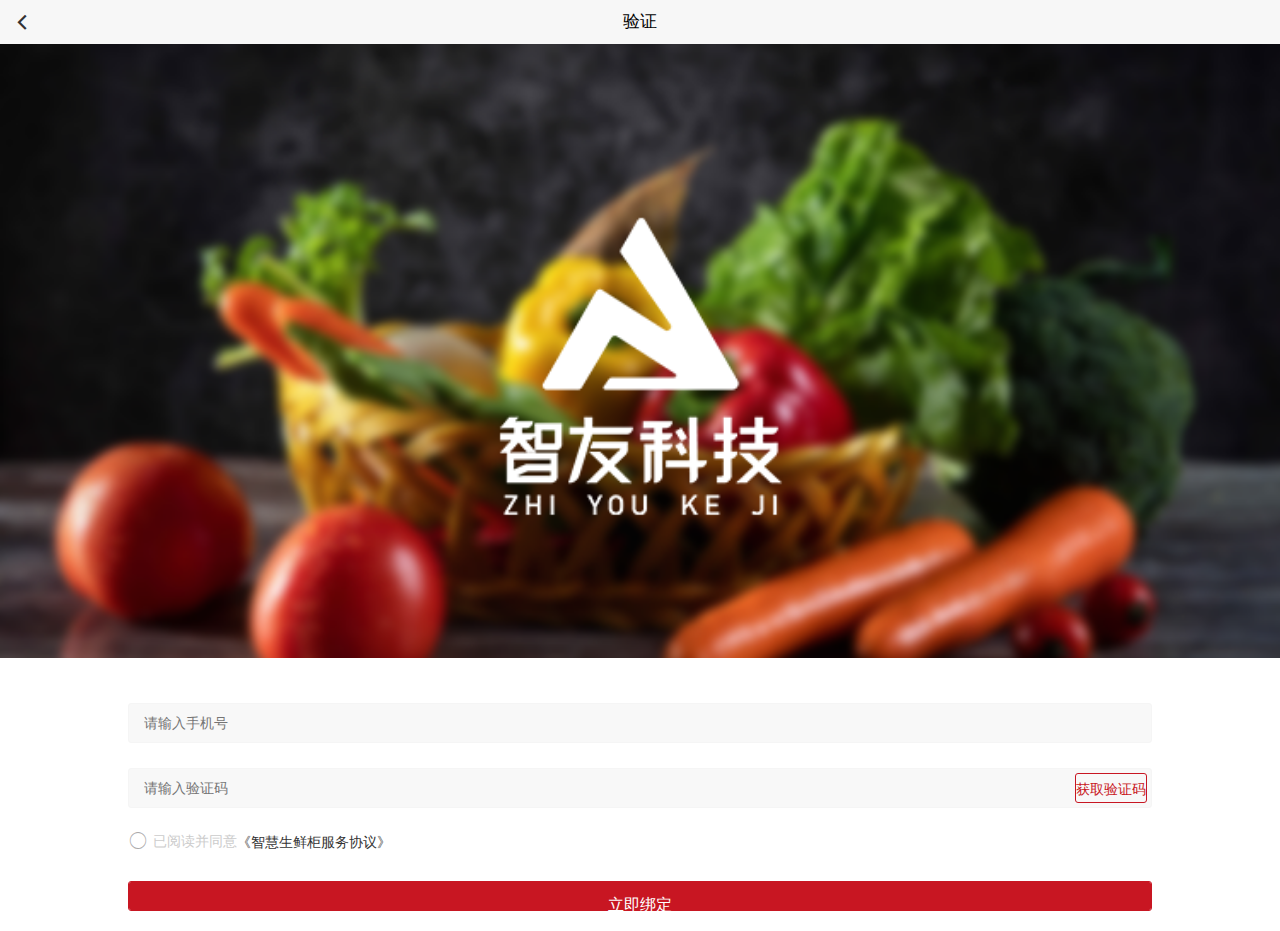
<file: login.html>
<!DOCTYPE html>
<html>

<head>
	<meta charset="utf-8">
	<meta name="viewport"
		content="width=device-width,initial-scale=1,minimum-scale=1,maximum-scale=1,user-scalable=no" />
	<meta name="apple-mobile-web-app-capable" content="yes">
	<meta name="apple-mobile-web-app-status-bar-style" content="black">
	<title>个人中心</title>
	<script src="js/mui.js" type="text/javascript" charset="utf-8"></script>
	<script src="js/zepto.js" type="text/javascript" charset="utf-8"></script>
	<link href="css/mui.css" rel="stylesheet" />
	<link rel="stylesheet" type="text/css" href="css/global.css" />
	<link rel="stylesheet" type="text/css" href="css/login.css" />
	<link rel="stylesheet" type="text/css" href="css/font-awesome/css/font-awesome.min.css" />
	<script type="text/javascript" charset="utf-8">
		mui.init();
	</script>
	<style>
		.mui-radio.mui-left input[type="radio"],
		.mui-checkbox.mui-left input[type="checkbox"] {
			top: 7px;
			left: 0;
		}

		.mui-radio input[type="radio"],
		.mui-checkbox input[type="checkbox"] {
			width: 10px;
			height: 10px;
		}

		.mui-radio input[type='radio'],
		.mui-checkbox input[type='checkbox'] {
			position: absolute;
			top: 4px;
			right: 20px;
			display: inline-block;
			width: 28px;
			height: 26px;
			border: 0;
			outline: 0 !important;
			background-color: transparent;
			-webkit-appearance: none;
		}

		.mui-input-row:last-child,
		.mui-input-row label+input,
		.mui-input-row .mui-btn+input {
			background: none;
		}

		.mui-input-row label~input,
		.mui-input-row label~select,
		.mui-input-row label~textarea {
			float: right;
			width: 65%;
			margin-bottom: 0;
			padding-left: 0;
			border: 0;
		}

		input[type='checkbox'],
		input[type='radio'] {
			box-sizing: border-box;
			padding: 0;
		}

		.mui-radio input[type='radio']:before,
		.mui-checkbox input[type='checkbox']:before {
			font-family: Muiicons;
			font-size: 28px;
			font-weight: normal;
			line-height: 1;
			text-decoration: none;
			color: #aaa;
			border-radius: 0;
			background: none;
			-webkit-font-smoothing: antialiased;
		}

		.mui-radio input[type="radio"]:before,
		.mui-checkbox input[type="checkbox"]:before {
			font-size: 20px;
		}

		.mui-radio input[type="radio"]:before,
		.mui-checkbox input[type="checkbox"]:before {
			content: '\e411';
		}
	</style>
</head>

<body>
	<header class="mui-bar mui-bar-nav">
		<a class="mui-action-back mui-icon mui-icon-left-nav mui-pull-left"></a>
		<h1 class="mui-title">验证</h1>
	</header>
	<main>
		<div style="height: 44px;"></div>
		<img src="img/Binding.png" class="banner">

		<div style="height: 30px;"></div>

		<div class="mui-input-row">
			<div class="inputBox">
				<input type="number" placeholder="请输入手机号">
			</div>
		</div>
		<div class="mui-input-row">
			<div class="inputBox">
				<input type="number" placeholder="请输入验证码">
				<button type="button" class="mui-btn mui-btn-danger mui-btn-outlined">获取验证码</button>
			</div>
		</div>
		<div class="checkBox">
			<div class="mui-input-row mui-checkbox mui-left">
				<label>已阅读并同意</label>
				<input name="checkbox" value="Item 1" type="checkbox">
			</div>
			<a class="file">
				《智慧生鲜柜服务协议》
			</a>
		</div>

		<button type="button" id="toastBtn" class="mui-btn mui-btn-danger mui-btn-block">立即绑定</button>
	</main>
	<script type="text/javascript">
		mui.init({
			swipeBack: true //启用右滑关闭功能
		});
		var info = document.getElementById("info");
		document.getElementById("toastBtn").addEventListener('tap', function () {
			mui.toast('请输入正确的验证码');
		});

		mui('.mui-input-row.mui-checkbox.mui-left').on('change', 'input', function () {
			var value = this.checked ? "true" : "false";
			mui.toast("checked：" + value)
		});
	</script>
</body>

</html>
</file>
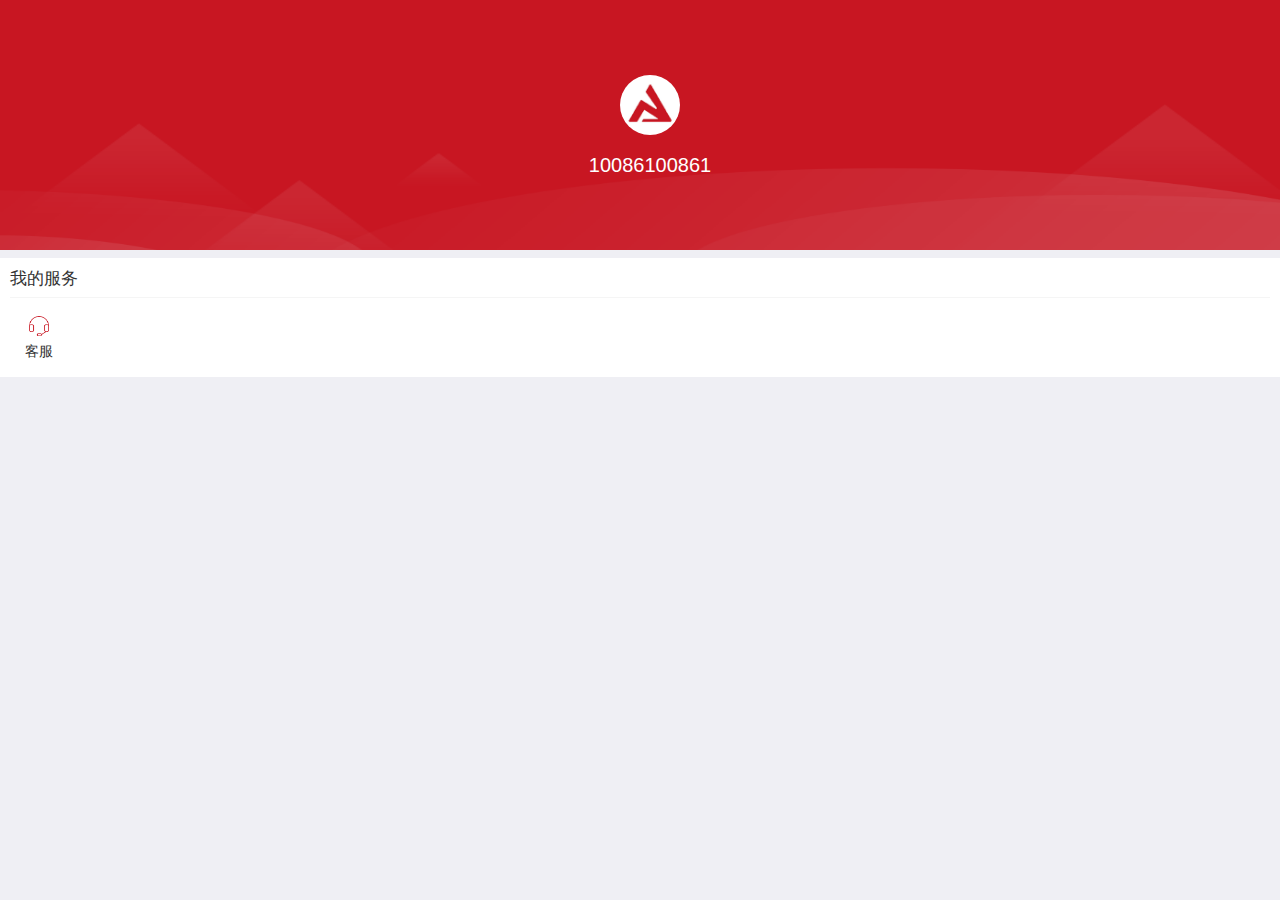
<file: myCenter.html>
<!DOCTYPE html>
<html>

<head>
	<meta charset="utf-8">
	<meta name="viewport"
		content="width=device-width,initial-scale=1,minimum-scale=1,maximum-scale=1,user-scalable=no" />
	<meta name="apple-mobile-web-app-capable" content="yes">
	<meta name="apple-mobile-web-app-status-bar-style" content="black">
	<title>个人中心</title>
	<script src="js/mui.js" type="text/javascript" charset="utf-8"></script>
	<script src="js/zepto.js" type="text/javascript" charset="utf-8"></script>
	<link href="css/mui.css" rel="stylesheet" />
	<link rel="stylesheet" type="text/css" href="css/global.css" />
	<link rel="stylesheet" href="css/userCenter.css">
	<link rel="stylesheet" type="text/css" href="css/font-awesome/css/font-awesome.min.css" />
	<script type="text/javascript" charset="utf-8">
		mui.init();
	</script>
</head>

<body>
	<main>
		<div class="myCenterBox">
			<div class="photo">
				<img src="img/logo.png" alt="">
			</div>
			<div class="phoneNumber">10086100861</div>
		</div>
		<div class="serviceBox">
			<div class="title">
				我的服务
			</div>
			<div class="line"></div>
			<ul class="serviceList">
				<li>
					<img src="img/kefu.png" alt="">
					<div>
						客服
					</div>
				</li>
			</ul>
		</div>
	</main>
	<script type="text/javascript">
		mui.init({
			swipeBack: true //启用右滑关闭功能
		});
	</script>
</body>

</html>
</file>
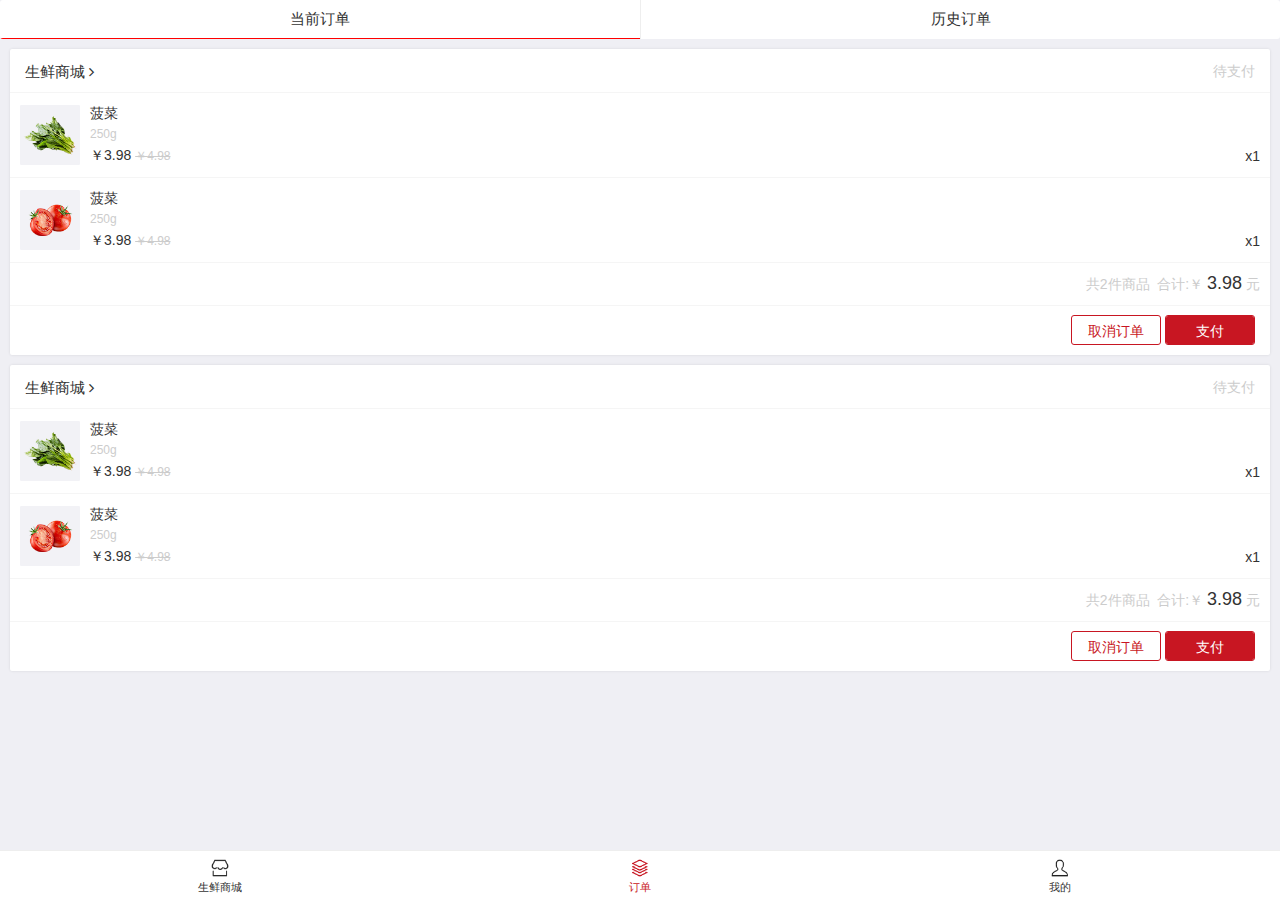
<file: order.html>
<!DOCTYPE html>
<html>

<head>
	<meta charset="utf-8">
	<meta name="viewport"
		content="width=device-width,initial-scale=1,minimum-scale=1,maximum-scale=1,user-scalable=no" />
	<meta name="apple-mobile-web-app-capable" content="yes">
	<meta name="apple-mobile-web-app-status-bar-style" content="black">
	<title>订单</title>
	<script src="js/mui.js" type="text/javascript" charset="utf-8"></script>
	<script src="js/zepto.js" type="text/javascript" charset="utf-8"></script>
	<link href="css/mui.css" rel="stylesheet" />
	<link rel="stylesheet" type="text/css" href="css/global.css" />
	<link rel="stylesheet" type="text/css" href="css/order.css" />
	<link rel="stylesheet" type="text/css" href="css/font-awesome/css/font-awesome.min.css" />
	<script type="text/javascript" charset="utf-8">
		mui.init();
	</script>
</head>

<body>
	<header>

	</header>
	<main>
		<div style="padding: 0;">
			<div id="segmentedControl" class="mui-segmented-control">
				<a class="mui-control-item mui-active" href="#item1" id="a1">当前订单</a>
				<a class="mui-control-item" href="#item2" id="a2">历史订单</a>
			</div>
		</div>
		<div>
			<div id="item1" class="mui-control-content mui-active">
				<div class="mui-card">
					<div class="mui-card-header">
						<a href="orderDetail.html">
							<span>
								生鲜商城
							</span>
							<span>
								<i class="fa fa-angle-right" aria-hidden="true"></i>
							</span>
							<span class="state">
								待支付
							</span>
						</a>
					</div>
					<div class="mui-card-content">
						<div class="mui-card-content-inner">
							<ul class="goodsList">
								<li>
									<div class="leftBox">
										<img src="img/bocai.png">
										<div>
											<p class="goodsName">菠菜</p>
											<p class="weight">250g</p>
											<p>
												<span>￥</span><span>3.98</span>
												<span class="lineThrough">￥</span><span class="lineThrough">4.98</span>
											</p>
										</div>
									</div>
									<div class="rightBox">
										<div class="positionBottom">
											<span>x</span><span>1</span>
										</div>
									</div>
								</li>
								<li>
									<div class="leftBox">
										<img src="img/xihongshi.png">
										<div>
											<p class="goodsName">菠菜</p>
											<p class="weight">250g</p>
											<p>
												<span>￥</span><span>3.98</span>
												<span class="lineThrough">￥</span><span class="lineThrough">4.98</span>
											</p>
										</div>
									</div>
									<div class="rightBox">
										<div class="positionBottom">
											<span>x</span><span>1</span>
										</div>
									</div>
								</li>
							</ul>
							<div class="totalBox">
								共<span class="count">2</span>件商品&nbsp;&nbsp;合计:￥&nbsp;<span
									class="totalPrice">3.98</span>&nbsp;元
							</div>
						</div>
					</div>
					<div class="mui-card-footer">
						<div class="blank"></div>
						<div class="btnBox">
							<button type="button" class="mui-btn mui-btn-danger mui-btn-outlined  cancelOrder">
								取消订单
							</button>
							<button type="button" class="mui-btn mui-btn-danger toPay">
								支付
							</button>
						</div>
					</div>
				</div>
				<div class="mui-card">
					<div class="mui-card-header">
						<a href="orderDetail.html">
							<span>
								生鲜商城
							</span>
							<span>
								<i class="fa fa-angle-right" aria-hidden="true"></i>
							</span>
							<span class="state">
								待支付
							</span>
						</a>
					</div>
					<div class="mui-card-content">
						<div class="mui-card-content-inner">
							<ul class="goodsList">
								<li>
									<div class="leftBox">
										<img src="img/bocai.png">
										<div>
											<p class="goodsName">菠菜</p>
											<p class="weight">250g</p>
											<p>
												<span>￥</span><span>3.98</span>
												<span class="lineThrough">￥</span><span class="lineThrough">4.98</span>
											</p>
										</div>
									</div>
									<div class="rightBox">
										<div class="positionBottom">
											<span>x</span><span>1</span>
										</div>
									</div>
								</li>
								<li>
									<div class="leftBox">
										<img src="img/xihongshi.png">
										<div>
											<p class="goodsName">菠菜</p>
											<p class="weight">250g</p>
											<p>
												<span>￥</span><span>3.98</span>
												<span class="lineThrough">￥</span><span class="lineThrough">4.98</span>
											</p>
										</div>
									</div>
									<div class="rightBox">
										<div class="positionBottom">
											<span>x</span><span>1</span>
										</div>
									</div>
								</li>
							</ul>
							<div class="totalBox">
								共<span class="count">2</span>件商品&nbsp;&nbsp;合计:￥&nbsp;<span
									class="totalPrice">3.98</span>&nbsp;元
							</div>
						</div>
					</div>
					<div class="mui-card-footer">
						<div class="blank"></div>
						<div class="btnBox">
							<button type="button" class="mui-btn mui-btn-danger mui-btn-outlined  cancelOrder">
								取消订单
							</button>
							<button type="button" class="mui-btn mui-btn-danger toPay">
								支付
							</button>
						</div>
					</div>
				</div>
			</div>
			<div id="item2" class="mui-control-content">
				<div class="mui-card">
					<div class="mui-card-header">
						<a href="orderDetail.html">
							<span>
								生鲜商城
							</span>
							<span>
								<i class="fa fa-angle-right" aria-hidden="true"></i>
							</span>
							<span class="state">
								待支付
							</span>
						</a>
					</div>
					<div class="mui-card-content">
						<div class="mui-card-content-inner">
							<ul class="goodsList">
								<li>
									<div class="leftBox">
										<img src="img/bocai.png">
										<div>
											<p class="goodsName">菠菜</p>
											<p class="weight">250g</p>
											<p>
												<span>￥</span><span>3.98</span>
												<span class="lineThrough">￥</span><span class="lineThrough">4.98</span>
											</p>
										</div>
									</div>
									<div class="rightBox">
										<div class="positionBottom">
											<span>x</span><span>1</span>
										</div>
									</div>
								</li>
								<li>
									<div class="leftBox">
										<img src="img/xihongshi.png">
										<div>
											<p class="goodsName">菠菜</p>
											<p class="weight">250g</p>
											<p>
												<span>￥</span><span>3.98</span>
												<span class="lineThrough">￥</span><span class="lineThrough">4.98</span>
											</p>
										</div>
									</div>
									<div class="rightBox">
										<div class="positionBottom">
											<span>x</span><span>1</span>
										</div>
									</div>
								</li>
							</ul>
							<div class="totalBox">
								共<span class="count">2</span>件商品&nbsp;&nbsp;合计:￥&nbsp;<span
									class="totalPrice">3.98</span>&nbsp;元
							</div>
						</div>
					</div>
					<div class="mui-card-footer">
						<div class="blank"></div>
						<div class="btnBox">
							<button type="button" class="mui-btn mui-btn-danger mui-btn-outlined  cancelOrder">
								取消订单
							</button>
							<button type="button" class="mui-btn mui-btn-danger toPay">
								支付
							</button>
						</div>
					</div>
				</div>
			</div>
		</div>
		<div class="foot-blank"></div>
	</main>
	<footer>
		<ul class="foot">
			<li class="">
				<a href="index.html">
					<div>
						<img src="img/shopping.png">
					</div>
					<div>
						生鲜商城
					</div>
				</a>
			</li>
			<li class="">
				<a href="order.html">
					<div>
						<img src="img/order-.png">
					</div>
					<div class="active">
						订单
					</div>
				</a>
			</li>
			<li class="">
				<a href="userCenter.html">
					<div>
						<img src="img/me.png">
					</div>
					<div>
						我的
					</div>
				</a>
			</li>
		</ul>
	</footer>
	<script type="text/javascript">
		mui.init({
			swipeBack: true //启用右滑关闭功能
		});

		$('.cancelOrder').click(function () {
			var btnArray = ['否', '是'];
			mui.confirm('  ', '确认取消订单？', btnArray, function (e) {
				if (e.index == 1) {
					mui.toast('取消成功')
					setTimeout(() => {
						location.reload()
					}, 1500);
				} else {
					mui.toast('您取消了操作')
				}
			})
		})

		$('.toPay').click(function () {
			location.href = "pay.html"
		})

		$(".mui-control-item").forEach(function (item) {
			item.addEventListener('tap', function () {
				
			})
		})
	</script>
</body>

</html>
</file>
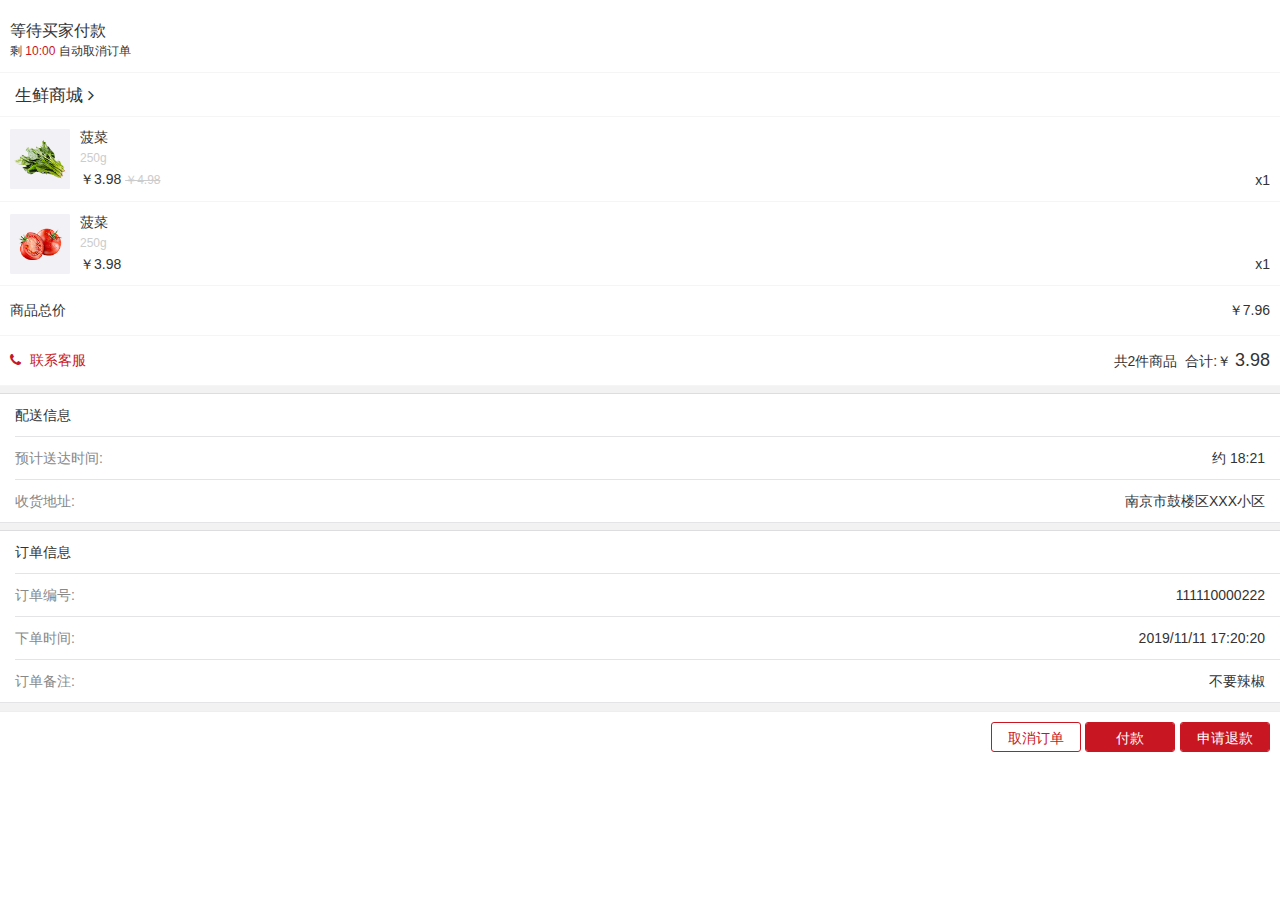
<file: orderDetail.html>
<!DOCTYPE html>
<html>

<head>
	<meta charset="utf-8">
	<meta name="viewport"
		content="width=device-width,initial-scale=1,minimum-scale=1,maximum-scale=1,user-scalable=no" />
	<meta name="apple-mobile-web-app-capable" content="yes">
	<meta name="apple-mobile-web-app-status-bar-style" content="black">
	<title>订单详情</title>
	<script src="js/mui.js" type="text/javascript" charset="utf-8"></script>
	<script src="js/zepto.js" type="text/javascript" charset="utf-8"></script>
	<link href="css/mui.css" rel="stylesheet" />
	<link rel="stylesheet" type="text/css" href="css/global.css" />
	<link rel="stylesheet" type="text/css" href="css/orderDetail.css" />
	<link rel="stylesheet" type="text/css" href="css/font-awesome/css/font-awesome.min.css" />
	<script type="text/javascript" charset="utf-8">
		mui.init();
	</script>
	<style>
		.confirmRefund {
			display: none;
		}

		.footer {
			width: 100%;
			height: 50px;
			background: #fff;
			border-top: 1px solid #eee;
			padding: 0 10px;
			display: flex;
			justify-content: flex-end;
			align-items: center;
		}
	</style>
</head>

<body>
	<header>
		<div class="topTip">
			<div class="stateList">
				<div class="topState">等待买家付款</div>
				<div class="topSmallTip">
					剩
					<span style="color: #c81622;">10:00</span>
					自动取消订单
				</div>
			</div>

			<div class="stateList">
				<div class="topState">已支付</div>
			</div>

			<div class="stateList">
				<div class="topState">配送中</div>
			</div>

			<div class="stateList">
				<div class="topState">待取件</div>
				<div class="topSmallTip">
					取件码:
					<span style="color: #c81622;">dff43g</span>
				</div>
			</div>

			<div class="stateList">
				<div class="topState">订单完成</div>
			</div>

			<div class="stateList">
				<div class="topState">退款成功</div>
			</div>

			<div class="stateList">
				<div class="topState">订单已取消</div>
				<div class="topSmallTip">
					超时取消
				</div>
			</div>
		</div>
	</header>
	<main>
		<div class="mui-card-header">
			<span>
				生鲜商城
				<i class="fa fa-angle-right" aria-hidden="true"></i>
			</span>
		</div>
		<div class="mui-card-content">
			<div class="mui-card-content-inner">
				<ul class="goodsList">
					<li>
						<div class="leftBox">
							<img src="img/bocai.png">
							<div>
								<p class="goodsName">菠菜</p>
								<p class="weight">250g</p>
								<p>
									<span>￥</span><span>3.98</span>
									<span class="lineThrough">￥</span><span class="lineThrough">4.98</span>
								</p>
							</div>
						</div>
						<div class="rightBox">
							<div class="positionBottom">
								<span>x</span><span>1</span>
							</div>
						</div>
					</li>
					<li>
						<div class="leftBox">
							<img src="img/xihongshi.png">
							<div>
								<p class="goodsName">菠菜</p>
								<p class="weight">250g</p>
								<p>
									<span>￥</span><span>3.98</span>
								</p>
							</div>
						</div>
						<div class="rightBox">
							<div class="positionBottom">
								<span>x</span><span>1</span>
							</div>
						</div>
					</li>
				</ul>
				<div class="totalDetail">
					<div>商品总价</div>
					<div><span>￥</span><span>7.96</span></div>
				</div>
				<div class="totalBox">
					<div class="linkService">
						<a href="tel:+8610086" style="color: #c81622;">
							<i class="fa fa-phone" aria-hidden="true"></i>
							联系客服
						</a>
					</div>
					<div>
						共<span class="count">2</span>件商品&nbsp;&nbsp;合计:￥&nbsp;<span class="totalPrice">3.98</span>
					</div>
				</div>
			</div>
		</div>
		<div class="bgline"></div>
		<ul class="mui-table-view">
			<li class="mui-table-view-cell">
				<div>配送信息</div>
			</li>
			<li class="mui-table-view-cell">
				<div class="title">预计送达时间:</div>
				<div>
					约<span> 18:21 </span>
				</div>
			</li>
			<li class="mui-table-view-cell">
				<div class="title">
					收货地址:
				</div>
				<div>
					南京市鼓楼区XXX小区
				</div>
			</li>
		</ul>
		<div class="bgline"></div>
		<ul class="mui-table-view">
			<li class="mui-table-view-cell">
				<div>订单信息</div>
			</li>
			<li class="mui-table-view-cell">
				<div class="title">订单编号:</div>
				<div>
					111110000222
				</div>
			</li>
			<li class="mui-table-view-cell">
				<div class="title">
					下单时间:
				</div>
				<div>
					2019/11/11 17:20:20
				</div>
			</li>
			<li class="mui-table-view-cell">
				<div class="title">
					订单备注:
				</div>
				<div>
					不要辣椒
				</div>
			</li>
		</ul>
		<div class="bgline"></div>
		<div class="refundBox">
			<textarea name="" id="refund" cols="30" rows="4" placeholder="请填写退款原因"></textarea>
		</div>
		<div class="bgline hide"></div>
	</main>
	<div class="footer">
		<div class="btnBox">
			<button type="button" class="mui-btn mui-btn-danger mui-btn-outlined cancelOrder">
				取消订单
			</button>
			<button type="button" class="mui-btn mui-btn-danger toPay">
				付款
			</button>
			<button type="button" class="mui-btn mui-btn-danger refund">
				申请退款
			</button>
			<button type="button" class="mui-btn mui-btn-danger confirmRefund">
				确认退款
			</button>
		</div>
	</div>
	<script type="text/javascript">
		$('.stateList').eq(0).show()
		mui.init({
			swipeBack: true //启用右滑关闭功能
		});
		var lastTime, num;

		$('.cancelOrder').click(function () {
			var btnArray = ['否', '是'];
			mui.confirm('  ', '确认取消订单？', btnArray, function (e) {
				if (e.index == 1) {
					mui.toast('取消成功')
					setTimeout(() => {
						location.href = 'index.html'
					}, 1500);
				} else {
					mui.toast('您取消了操作')
				}
			})
		})

		$('.toPay').click(function () {
			location.href = "pay.html"
		})

		$('.refund').click(function (e) {
			var nowTime = new Date();
			if (lastTime == undefined || Math.round(nowTime.getTime() - lastTime.getTime()) > 1000) {
				lastTime = nowTime;
				num = 1;
			} else {
				lastTime = nowTime;
			}
			if (num == 1) {
				$(this).hide()
				$('.confirmRefund').show()
				$('.refundBox').addClass('show')
				$('.bgline.hide').removeClass('hide')
				$('#refund').focus()
				// window.scrollTo(0, document.documentElement.clientHeight);
				$('#refund').blur(function () {
					// alert('q')
					window.scrollTo(0, document.documentElement.clientHeight);
					// $('.confirmRefund').show()
					// $('footer').css("bottom","0")
				})


				lastTime = nowTime;
				num = 0;
			}
		})

		$('.confirmRefund').click(function () {
			// document.activeElement.blur()
			// $('#refund').blur()
			// $('#refund').blur(function () {
			window.scrollTo(0, document.documentElement.clientHeight);
			// })

			var btnArray = ['否', '是'];
			mui.confirm('  ', '确认退款？', btnArray, function (e) {
				if (e.index == 1) {
					mui.toast('取消成功')
					setTimeout(() => {
						location.href = 'index.html'
					}, 1500);
				} else {
					mui.toast('您取消了操作')
				}
			})
		})

		// function fun1() {
		// 	fun()
		// 	console.log(1)
		// }
		var isclick = true;

		// $('.test').click(function () {
		// 	click()
		// 	console.log(isclick)
		// 	console.log('test')
		// })


		// function click() {
		// 	if (isclick) {
		// 		isclick = false;

		// 		setTimeout(function () {
		// 			isclick = true;
		// 		}, 500);
		// 	}
		// 	return false
		// }


		// $(".test").click(function () {
		// 	var last = Date.now();
		// 	return function () {
		// 		var now = Date.now();
		// 		if ((now - last) > 1000) {
		// 			console.log(1);
		// 		}
		// 		last = now;
		// 	}
		// });

		// $(".test").click(function () {

		// 	//写事件
		// 	console.log(1)
		// })

		// var num = 0;
		// var t = null;

		// function fun(e) {
		// 	if (t != null) {
		// 		clearTimeout(t)
		// 	}
		// 	t = setTimeout(function () {
		// 		num++;
		// 		console.log(num);
		// 	}, 1000)
		// }


		// var tiemer = "";
		// var countTime = 3000;
		// var fun = function bindClick() {
		// 	$("button").unbind("click");
		// 	tiemer = setTimeout(function () {
		// 		$("button").click(fun);
		// 	}, countTime);
		// };
	</script>

	<!-- <script src="//cdn.jsdelivr.net/npm/eruda"></script>
	<script>
		eruda.init();
	</script> -->
</body>

</html>
</file>
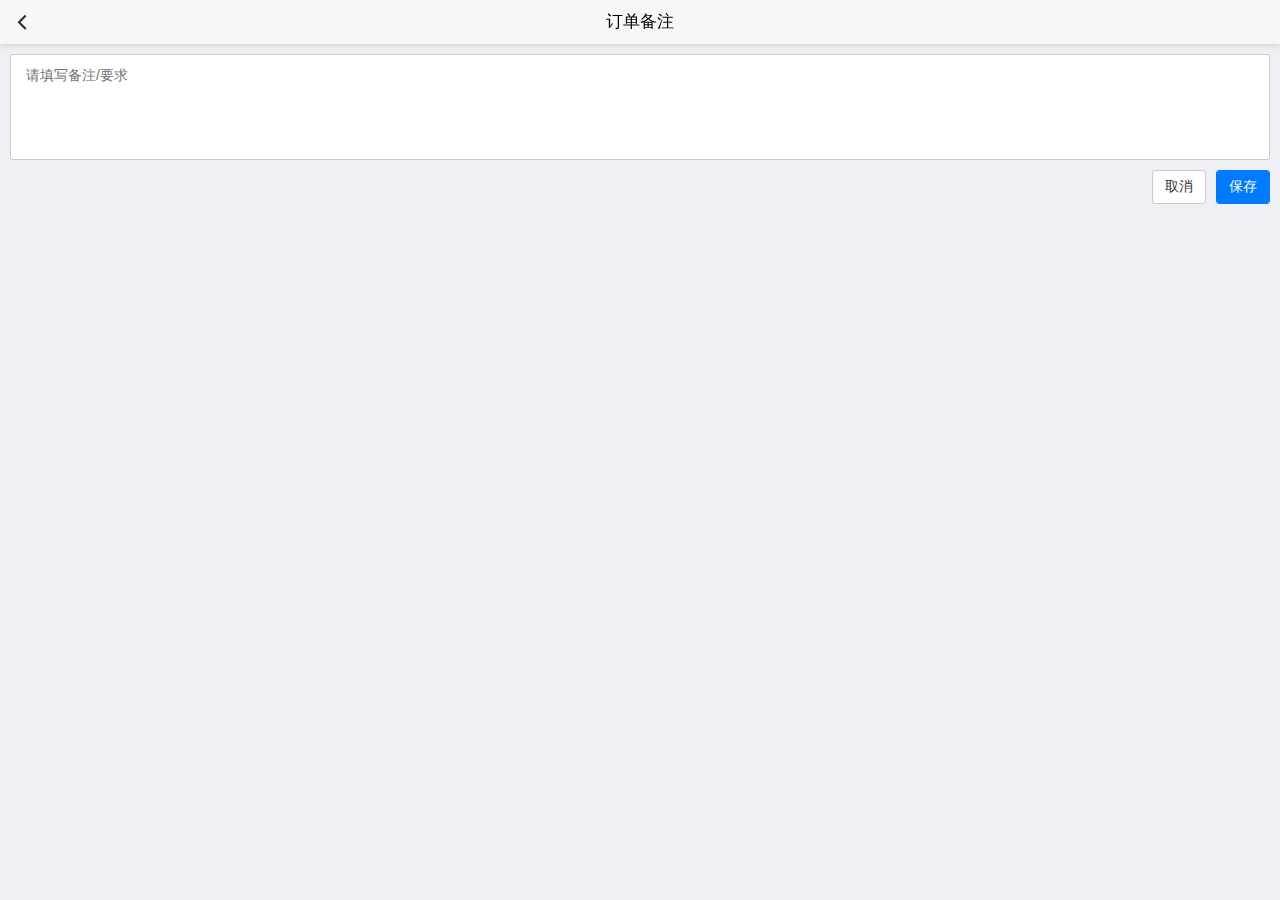
<file: orderRemarks.html>
<!DOCTYPE html>
<html>

<head>
	<meta charset="utf-8">
	<meta name="viewport"
		content="width=device-width,initial-scale=1,minimum-scale=1,maximum-scale=1,user-scalable=no" />
	<meta name="apple-mobile-web-app-capable" content="yes">
	<meta name="apple-mobile-web-app-status-bar-style" content="black">
	<title>确认订单</title>
	<script src="js/mui.js" type="text/javascript" charset="utf-8"></script>
	<script src="js/zepto.js" type="text/javascript" charset="utf-8"></script>
	<link href="css/mui.css" rel="stylesheet" />
	<link rel="stylesheet" type="text/css" href="css/global.css" />
	<link rel="stylesheet" type="text/css" href="css/confirmOrder.css" />
	<link rel="stylesheet" type="text/css" href="css/font-awesome/css/font-awesome.min.css" />
	<script type="text/javascript" charset="utf-8">
		mui.init();
	</script>
</head>

<body>
	<header class="mui-bar mui-bar-nav">
		<a class="mui-action-back mui-icon mui-icon-left-nav mui-pull-left"></a>
		<h1 class="mui-title">订单备注</h1>
	</header>
	<main class="orderRemarksMain">
		<div style="height: 44px;"></div>
		<textarea name="" id="orderRemarks" cols="30" rows="4" placeholder="请填写备注/要求"></textarea>
		<div style="display: flex;justify-content: flex-end;">
			<button type="button" id="cancel" class="mui-btn" style="margin-right:10px;">
				取消
			</button>
			<div class="mui-btn mui-btn-primary">
				保存
			</div>
		</div>
		<div class="foot-blank"></div>
	</main>
	<script type="text/javascript">
		mui.init({
			swipeBack: true //启用右滑关闭功能
		});
		$(function () {
			$('#cancel').click(function () {
				history.back(-1)
			})
		})
	</script>
</body>

</html>
</file>
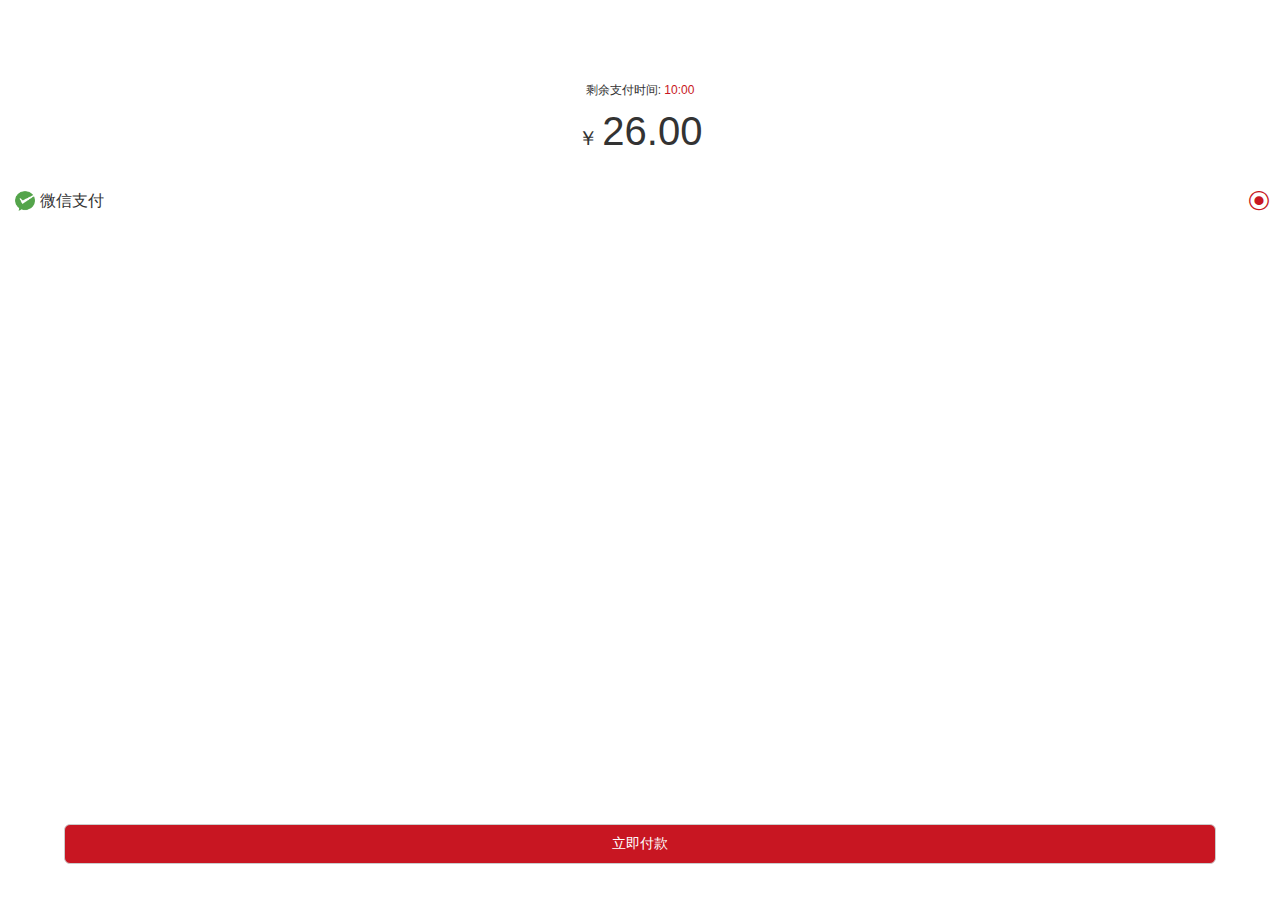
<file: pay.html>
<!DOCTYPE html>
<html>

<head>
	<meta charset="utf-8">
	<meta name="viewport"
		content="width=device-width,initial-scale=1,minimum-scale=1,maximum-scale=1,user-scalable=no" />
	<meta name="apple-mobile-web-app-capable" content="yes">
	<meta name="apple-mobile-web-app-status-bar-style" content="black">
	<title>个人中心</title>
	<script src="js/mui.js" type="text/javascript" charset="utf-8"></script>
	<script src="js/zepto.js" type="text/javascript" charset="utf-8"></script>
	<link href="css/mui.css" rel="stylesheet" />
	<link rel="stylesheet" type="text/css" href="css/global.css" />
	<link rel="stylesheet" href="css/pay.css">
	<link rel="stylesheet" type="text/css" href="css/font-awesome/css/font-awesome.min.css" />
	<script type="text/javascript" charset="utf-8">
		mui.init();
	</script>
</head>

<body>
	<header>

	</header>
	<main>
		<div style="height: 80px;"></div>
		<div class="time">
			<span>剩余支付时间:&nbsp;</span>
			<span style="color: #c81622;">10:00</span>
		</div>
		<div class="money">
			<span class="small">￥</span>
			<span class="big">26.00</span>
		</div>

		<div class="mui-input-row mui-radio">
			<label>
				<img src="img/weixin.png" alt="">
				<div>微信支付</div>
			</label>
			<input name="radio1" type="radio" checked>
		</div>

		<div class="position">
			<button class="confirm" id="pay">立即付款</button>
		</div>
	</main>
	<script type="text/javascript">
		mui.init({
			swipeBack: true //启用右滑关闭功能
		});
		$(function () {
			$('#pay').click(function () {
				mui.toast('支付成功');
			})
		})
	</script>
</body>

</html>
</file>
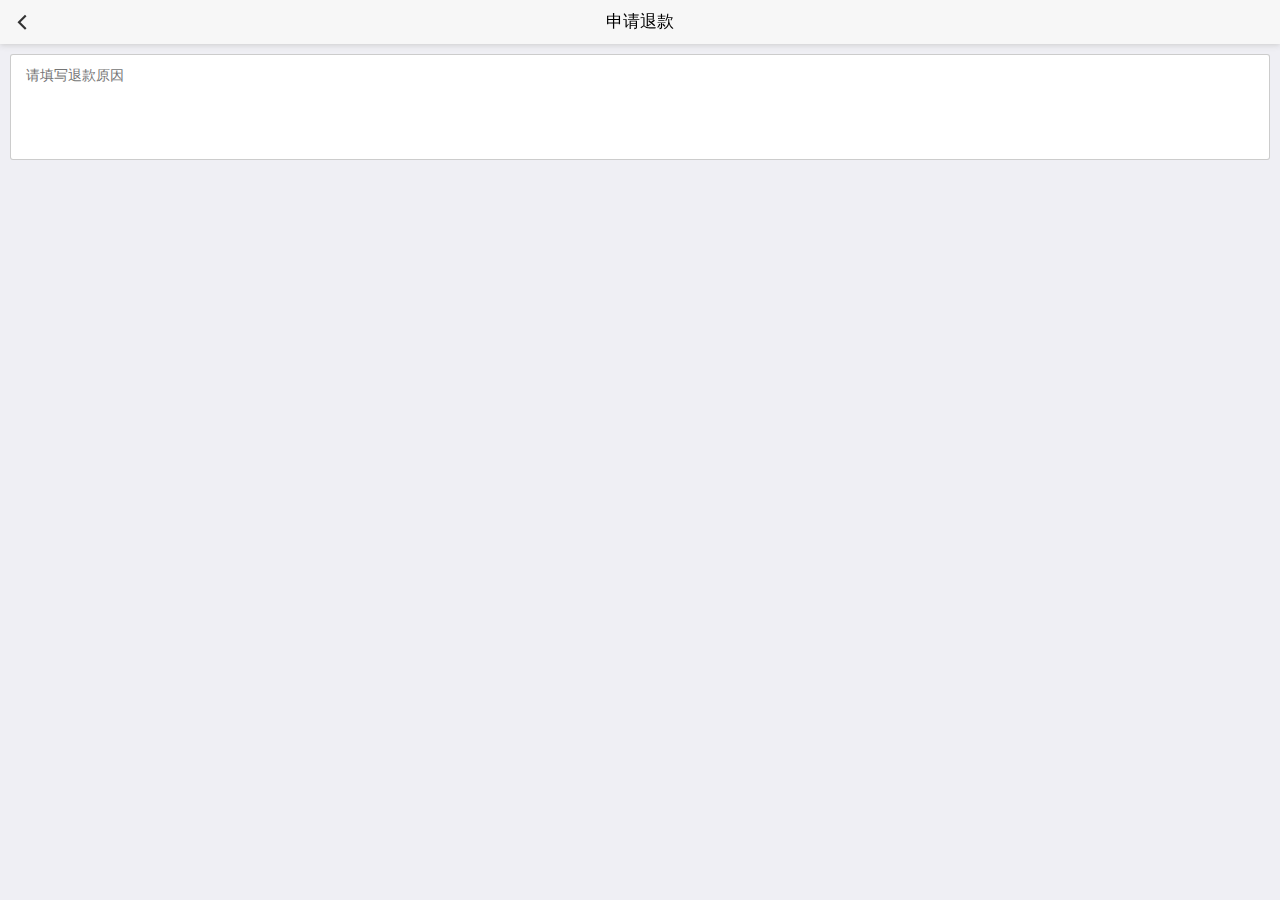
<file: refund.html>
<!DOCTYPE html>
<html>

<head>
	<meta charset="utf-8">
	<meta name="viewport"
		content="width=device-width,initial-scale=1,minimum-scale=1,maximum-scale=1,user-scalable=no" />
	<meta name="apple-mobile-web-app-capable" content="yes">
	<meta name="apple-mobile-web-app-status-bar-style" content="black">
	<title>申请退款</title>
	<script src="js/mui.js" type="text/javascript" charset="utf-8"></script>
	<script src="js/zepto.js" type="text/javascript" charset="utf-8"></script>
	<link href="css/mui.css" rel="stylesheet" />
	<link rel="stylesheet" type="text/css" href="css/global.css" />
	<link rel="stylesheet" type="text/css" href="css/confirmOrder.css" />
	<link rel="stylesheet" type="text/css" href="css/font-awesome/css/font-awesome.min.css" />
	<script type="text/javascript" charset="utf-8">
		mui.init();
	</script>
</head>

<body>
	<header class="mui-bar mui-bar-nav">
		<a class="mui-action-back mui-icon mui-icon-left-nav mui-pull-left"></a>
		<h1 class="mui-title">申请退款</h1>
	</header>
	<main class="orderRemarksMain">
		<div style="height: 44px;"></div>
		<textarea name="" id="orderRemarks" cols="30" rows="4" placeholder="请填写退款原因"></textarea>
		<div style="display: flex;justify-content: flex-end;">
			<!-- <button type="button" id="cancel" class="mui-btn" style="margin-right:10px;">
				取消
			</button>
			<div class="mui-btn mui-btn-primary">
				保存
			</div> -->
		</div>
		<div class="foot-blank"></div>
	</main>
	<script type="text/javascript">
		mui.init({
			swipeBack: true //启用右滑关闭功能
		});
		$(function () {
			$('#cancel').click(function () {
				history.back(-1)
			})
		})
	</script>
</body>

</html>
</file>
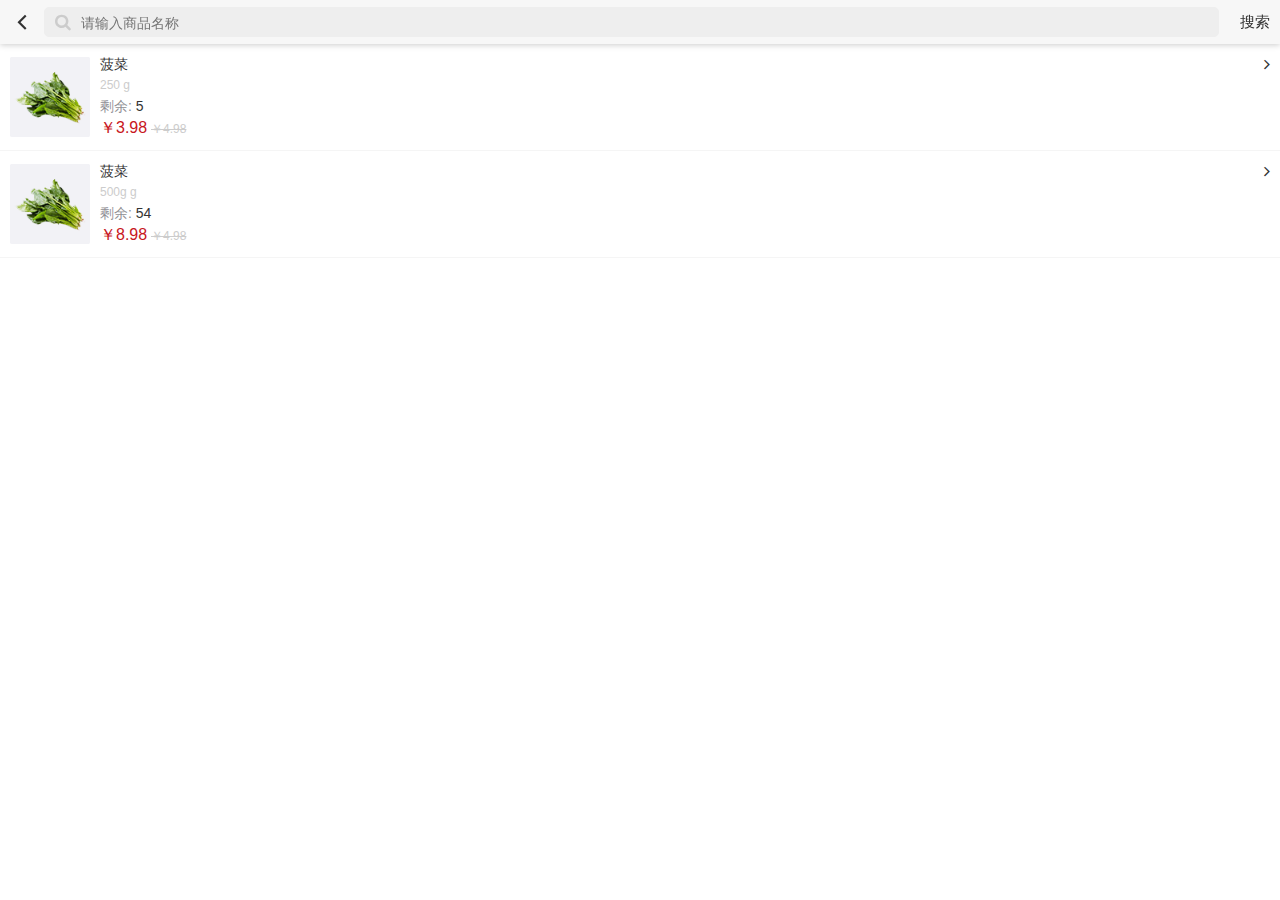
<file: searchResult.html>
<!DOCTYPE html>
<html>

<head>
	<meta charset="utf-8">
	<meta name="viewport"
		content="width=device-width,initial-scale=1,minimum-scale=1,maximum-scale=1,user-scalable=no" />
	<meta name="apple-mobile-web-app-capable" content="yes">
	<meta name="apple-mobile-web-app-status-bar-style" content="black">
	<title>搜索结果</title>
	<script src="js/mui.js" type="text/javascript" charset="utf-8"></script>
	<script src="js/zepto.js" type="text/javascript" charset="utf-8"></script>
	<link href="css/mui.css" rel="stylesheet" />
	<link rel="stylesheet" type="text/css" href="css/global.css" />
	<link rel="stylesheet" href="css/searchResult.css">
	<link rel="stylesheet" type="text/css" href="css/font-awesome/css/font-awesome.min.css" />
	<script type="text/javascript" charset="utf-8">
		mui.init();
	</script>
	<style>
		[contenteditable="true"],
		input,
		textarea {
			-webkit-user-select: auto !important;
			-khtml-user-select: auto !important;
			-moz-user-select: auto !important;
			-ms-user-select: auto !important;
			-o-user-select: auto !important;
			user-select: auto !important;
		}

		#search {
			margin: 0;
			padding: 0;
			height: 30px;
			line-height: 30px;
		}
	</style>
</head>

<body>
	<header class="mui-bar mui-bar-nav">
		<a class="mui-action-back mui-icon mui-icon-left-nav mui-pull-left"></a>
		<div class="inputBox">
			<i class="fa fa-search searchIcon" aria-hidden="true"></i>
			<input type="text" name="" id="search" value="" placeholder="请输入商品名称" />
		</div>
		<span class="searchBtn">
			搜索
		</span>
	</header>
	<main>
		<div style="height: 44px;"></div>
		<ul class="goodsList">
			<li>
				<div class="leftBox">
					<img src="img/bocai.png">
					<div>
						<p class="goodsName">菠菜</p>
						<p class="weight"><span>250</span>&nbsp;g</p>
						<p class="stockBox">剩余: <span class="stock">5</span></p>
						<p>
							<span class="colorRed">￥</span><span class="colorRed">3.98</span>
							<span class="lineThrough">￥</span><span class="lineThrough">4.98</span>
						</p>
					</div>
				</div>
				<div class="rightBox">
					<i class="fa fa-angle-right" aria-hidden="true"></i>
				</div>
			</li>
			<li>
				<div class="leftBox">
					<img src="img/bocai.png">
					<div>
						<p class="goodsName">菠菜</p>
						<p class="weight"><span>500g</span>&nbsp;g</p>
						<p class="stockBox">剩余: <span class="stock">54</span></p>
						<p>
							<span class="colorRed">￥</span><span class="colorRed">8.98</span>
							<span class="lineThrough">￥</span><span class="lineThrough">4.98</span>
						</p>
					</div>
				</div>
				<div class="rightBox">
					<i class="fa fa-angle-right" aria-hidden="true"></i>
				</div>
			</li>
		</ul>
	</main>
	<script type="text/javascript">
		mui.init({
			swipeBack: true //启用右滑关闭功能
		});
		$('.goodsList li').click(function () {
			location.href = 'goodsDetail.html'
		})
	</script>
</body>

</html>
</file>
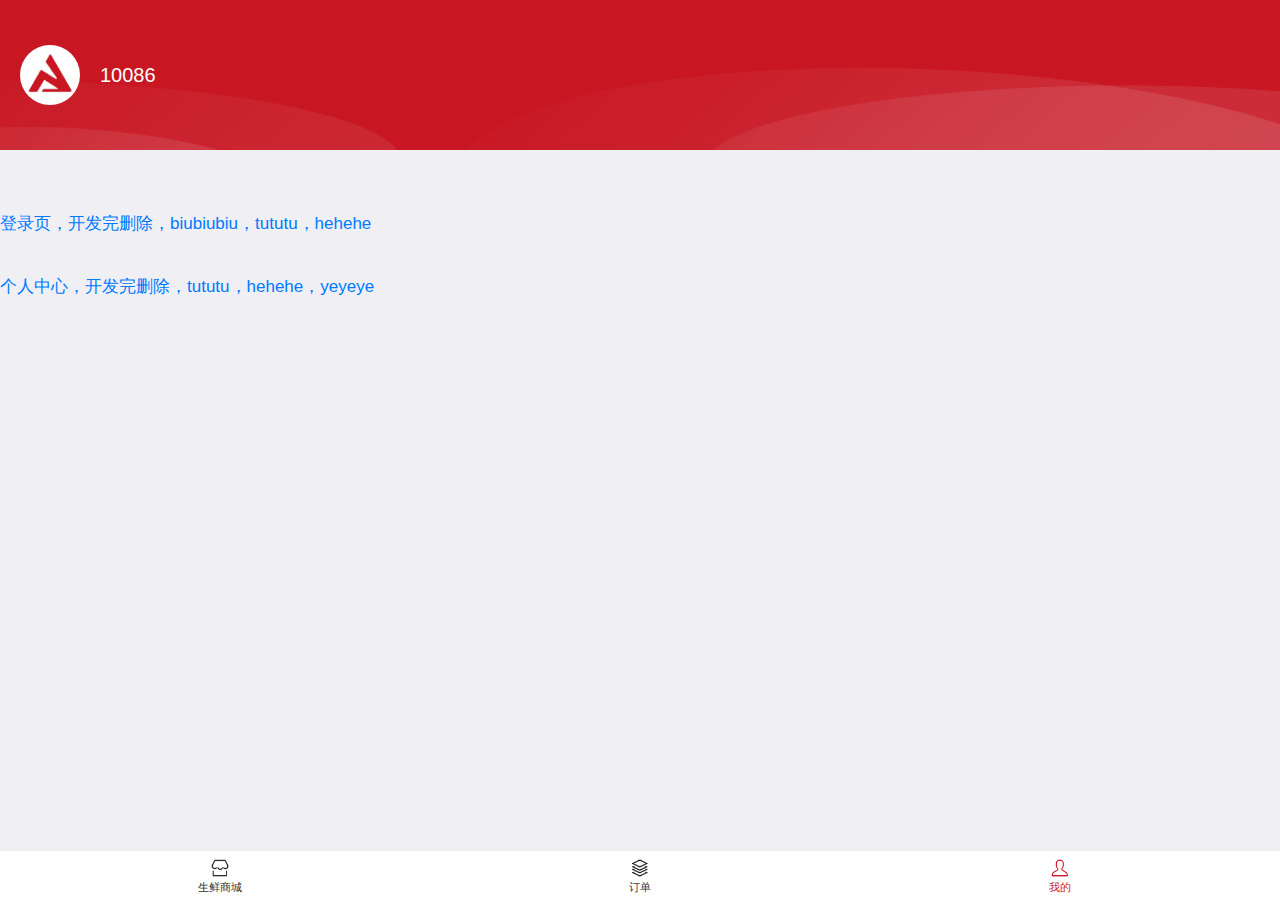
<file: userCenter.html>
<!DOCTYPE html>
<html>

<head>
	<meta charset="utf-8">
	<meta name="viewport"
		content="width=device-width,initial-scale=1,minimum-scale=1,maximum-scale=1,user-scalable=no" />
	<meta name="apple-mobile-web-app-capable" content="yes">
	<meta name="apple-mobile-web-app-status-bar-style" content="black">
	<title>个人中心</title>
	<script src="js/mui.js" type="text/javascript" charset="utf-8"></script>
	<script src="js/zepto.js" type="text/javascript" charset="utf-8"></script>
	<link href="css/mui.css" rel="stylesheet" />
	<link rel="stylesheet" type="text/css" href="css/global.css" />
	<link rel="stylesheet" href="css/userCenter.css">
	<link rel="stylesheet" type="text/css" href="css/font-awesome/css/font-awesome.min.css" />
	<script type="text/javascript" charset="utf-8">
		mui.init();
	</script>
</head>

<body>

	<main>
		<div class="centerBox">
			<div class="photo">
				<img src="img/logo.png" alt="">
			</div>
			<div class="phoneNumber">10086</div>
		</div>
	</main>
	<br>
	<br>
	<br>
	<a href="login.html">登录页，开发完删除，biubiubiu，tututu，hehehe</a>
	<br>
	<br>
	<br>
	<a href="myCenter.html">个人中心，开发完删除，tututu，hehehe，yeyeye</a>
	<footer>
		<ul class="foot">
			<li class="">
				<a href="index.html">
					<div>
						<img src="img/shopping.png">
					</div>
					<div>
						生鲜商城
					</div>
				</a>
			</li>
			<li class="">
				<a href="order.html">
					<div>
						<img src="img/order.png">
					</div>
					<div>
						订单
					</div>
				</a>
			</li>
			<li class="">
				<a href="userCenter.html">
					<div>
						<img src="img/me-.png">
					</div>
					<div class="active">
						我的
					</div>
				</a>
			</li>
		</ul>
	</footer>
	<script type="text/javascript">
		mui.init({
			swipeBack: true //启用右滑关闭功能
		});
	</script>
</body>

</html>
</file>
<file: css/global.css>
* {
  margin: 0;
  padding: 0;
  list-style: none;
  color: #333;
}

.b {
  border: 1px solid red;
}

footer {
  width: 100%;
  height: 50px;
  padding: 8px 10px 0 10px;
  left: 0;
  bottom: 0;
  position: fixed;
  background: #fff;
  border-top: 1px solid #eee;
}

.foot {
  width: 100%;
  height: 100%;
  display: flex;
  justify-content: space-around;
  align-items: center;
}

.foot li {
  width: 30%;
  height: 100%;
}

.foot li a {
  display: block;
  width: 100%;
  height: 100%;
  color: #c81622;
  text-align: center;
}

.foot li a div {
  font-size: 11px;
  text-align: center;
}

.foot li a div img {
  width: 18px;
  height: 18px;
  margin: 0 auto;
  display: block;
}

.foot li a .active {
  color: #c81622;
}

.foot-blank {
  height: 50px;
}

.mui-card-header a {
  width: 100%;
  height: 21px;
  display: block;
  font-size: 15px;
}

.mui-card-footer .btnBox {
  float: right;
}

.mui-card-header a .state {
  font-size: 14px;
  float: right;
  color: #ccc;
}

.mui-card-content-inner {
  padding: 0;
}

.goodsList li {
  padding: 10px;
  border-bottom: 1px solid #f5f5f5;
  display: flex;
  justify-content: space-between;
}

.goodsList li img {
  width: 60px;
  height: 60px;
  margin-right: 10px;
}

.totalBox {
  text-align: right;
  padding: 10px;
  color: #ccc;
}

.totalBox .count {
  color: #ccc;
}

.totalPrice {
  font-size: 18px;
}

.leftBox {
  display: flex;
  justify-content: flex-start;
  align-items: center;
}

.leftBox div p {
  margin: 0;
  padding: 0;
}

.lineThrough {
  text-decoration: line-through;
  color: #ccc;
  font-size: 12px;
}

.goodsName {
  color: #333;
}

.weight {
  color: #ccc;
  font-size: 12px;
}

.rightBox {
  position: relative;
}

.positionBottom {
  position: absolute;
  bottom: 0;
  right: 0;
}

.mui-btn.mui-btn-danger.mui-btn-outlined,
.mui-btn.mui-btn-danger {
  /* padding: 2px 14px; */
  font-size: 14px;
  width: 90px;
}

.mui-card-header:after,
.mui-card-footer:before {
  background-color: #f5f5f5;
  -webkit-transform: scaleY(1);
  transform: scaleY(1);
}

.mui-card {
  box-shadow: 0 0 3px rgba(0, 0, 0, 0.1);
}

.mui-btn.mui-btn-danger {
  border: 1px solid #c81622;
  background-color: #c81622;
  height: 30px;
  line-height: 30px;
  padding: 0;
}

.mui-btn.mui-btn-danger.mui-btn-outlined {
  border: 1px solid #c81622;
  color: #c81622;
  background-color: transparent;
  height: 30px;
  line-height: 30px;
  padding: 0;
}
</file>
<file: css/index.css>
header {
  height: 44px;
  line-height: 44px;
  padding: 0 10px;
}

#cityResult {
  font-size: 14px;
}

.mui-btn {
  font-size: 16px;
  padding: 8px;
  margin: 3px;
}

h5.mui-content-padded {
  margin-left: 3px;
  margin-top: 20px !important;
}

h5.mui-content-padded:first-child {
  margin-top: 12px !important;
}

.ui-alert {
  text-align: center;
  padding: 20px 10px;
  font-size: 16px;
}

.imgBox {
  width: 100%;
  padding: 0 10px;
}

.title {
  width: 100%;
  padding: 15px 10px 0 10px;
  box-sizing: border-box;
  font-size: 15px;
}

.mui-content {
  background: #fff;
}

body {
  background: #fff;
}
</file>
<file: css/mui.poppicker.css>
.mui-poppicker {
	position: fixed;
	left: 0px;
	width: 100%;
	z-index: 999;
	background-color: #eee;
	border-top: solid 1px #ccc;
	box-shadow: 0px -5px 7px 0px rgba(0, 0, 0, 0.1);
	-webkit-transition: .3s;
	bottom: 0px;
	-webkit-transform: translateY(300px);
}
.mui-poppicker.mui-active {
	-webkit-transform: translateY(0px);
}
.mui-android-5-1 .mui-poppicker {
	bottom: -300px;
	-webkit-transition-property: bottom;
	-webkit-transform: none;
}
.mui-android-5-1 .mui-poppicker.mui-active {
	bottom: 0px;
	-webkit-transition-property: bottom;
	-webkit-transform: none;
}
.mui-poppicker-header {
	padding: 6px;
	font-size: 14px;
	color: #888;
}
.mui-poppicker-header .mui-btn {
	font-size: 12px;
	padding: 5px 10px;
}
.mui-poppicker-btn-cancel {
	float: left;
}
.mui-poppicker-btn-ok {
	float: right;
}
.mui-poppicker-clear {
	clear: both;
	height: 0px;
	line-height: 0px;
	font-size: 0px;
	overflow: hidden;
}
.mui-poppicker-body {
	position: relative;
	width: 100%;
	height: 200px;
	border-top: solid 1px #ddd;
	/*-webkit-perspective: 1200px;
	perspective: 1200px;
	-webkit-transform-style: preserve-3d;
	transform-style: preserve-3d;*/
}
.mui-poppicker-body .mui-picker {
	width: 100%;
	height: 100%;
	margin: 0px;
	border: none;
	float: left;
}
</file>
<file: css/confirmOrder.css>
a.mui-action-back.mui-icon.mui-icon-left-nav.mui-pull-left {
  color: #333;
}

.mui-table-view-cell {
  display: flex;
  justify-content: space-between;
  font-size: 14px;
}

.mui-table-view-cell div:first-child {
  min-width: 100px;
}

footer {
  height: 50px;
  padding: 0;
  transition: 0.5s;
  z-index: 2000;
}

.mui-segmented-control.mui-segmented-control-inverted
  .mui-control-item.mui-active {
  color: #333;
  background: #eee;
  color: #c81622;
}

.bottomTip {
  width: 100%;
  height: 20px;
  line-height: 20px;
  font-size: 11px;
  background: #f5eee0;
  padding: 0 10px;
}

.bottomBar {
  width: 100%;
  height: 50px;
  display: flex;
  justify-content: space-between;
  align-items: center;
  z-index: 0;
  border-top: 1px solid #eee;
}

.goShoppping {
  width: 130px;
  height: 100%;
  background: #c81622;
  color: #fff;
  display: flex;
  justify-content: center;
  align-items: center;
}

.goShoppping span,
.goShoppping i {
  font-size: 16px;
  color: #fff;
}

.bottomLeft {
  width: calc(100% - 130px);
}

.bottomRight {
  width: 130px;
  height: 100%;
  display: flex;
  justify-content: space-between;
}

.totalBottom {
  display: flex;
  justify-content: flex-end;
  align-items: center;
  padding: 10px;
}

.totalBottom span {
  font-size: 12px;
}

.totalBottom .bRed {
  color: #c81622;
}

.totalBottom .bRed.bBig {
  font-size: 20px;
}

.mui-poppicker {
  z-index: 3000 !important;
}

.orderRemarksBox {
  display: none;
  padding: 10px;
}

.orderRemarksMain {
  padding: 10px 10px;
}

#orderRemarks {
  font-size: 14px;
  margin-bottom: 5px;
}
</file>
<file: css/store.css>
a.mui-action-back.mui-icon.mui-icon-left-nav.mui-pull-left {
  color: #333;
}

body {
  background: #fff;
}

.mui-input-row {
  clear: none;
}

.inputBox {
  width: calc(100% - 85px);
  height: 30px;
  margin-left: 10px;
  margin-top: 7px;
  padding: 0;
  line-height: 28px;
  border: 1px solid #eee;
  background: #eee;
  border-radius: 5px;
  display: inline-block;
}

.searchIcon {
  color: #ccc;
  margin: 0 5px 0 10px;
}

.inputBox input {
  width: 80%;
  border: none;
  outline: none;
  background: none;
  color: #333;
  font-size: 14px;
}

.searchBtn {
  font-size: 15px;
  line-height: 44px;
  display: block;
  float: right;
}

.mui-row.mui-fullscreen > [class*="mui-col-"] {
  height: 100%;
}

.mui-col-xs-3,
.mui-control-content {
  overflow-y: auto;
  height: 100%;
}

.mui-segmented-control .mui-control-item {
  line-height: 50px;
  width: 100%;
}

.mui-segmented-control.mui-segmented-control-inverted
  .mui-control-item.mui-active {
  background-color: #fff;
}

/* .mui-fullscreen {
	position: none;
} */

footer {
  height: 0;
  /* height: 70px; */
  padding: 0;
  transition: 0.5s;
  z-index: 2000;
}

footer.store {
  height: 70px;
}

.mui-segmented-control.mui-segmented-control-inverted
  .mui-control-item.mui-active {
  color: #333;
  background: #eee;
  color: #c81622;
}

.mui-col-xs-3,
.mui-col-xs-9 {
  background: #fff;
}

.mui-table-view:after {
  background-color: #fff;
}

.positionBottom {
  display: flex;
  justify-content: center;
  align-items: center;
}

.count,
.countGoodsList {
  width: 22px;
  text-align: center;
  display: inline-block;
  margin: 0 3px;
}

.reduce,
.add,
.reduceGoodsList,
.addGoodsList {
  width: 24px;
  height: 24px;
  border-radius: 12px;
  padding: 0;
  display: flex;
  justify-content: center;
  padding-top: 2px;
}

.btnRed {
  background: #c81622;
  border: none;
}

.none {
  display: none;
}

.white {
  color: #fff;
}

.sIcon {
  font-size: 8px !important;
}

.stock {
  color: #ccc;
}

.colorRed {
  color: #c81622;
}

.bottomTip {
  width: 100%;
  height: 20px;
  line-height: 20px;
  font-size: 11px;
  background: #f5eee0;
  padding: 0 10px;
}

.bottomBar {
  width: 100%;
  height: 50px;
  display: flex;
  justify-content: space-between;
  align-items: center;
  z-index: 2000;
  border-top: 1px solid #eee;
}

.bottomBar.position {
  position: fixed;
  left: 0;
  bottom: 0;
}

.goShoppping {
  width: 130px;
  height: 100%;
  background: #c81622;
  color: #fff;
  display: flex;
  justify-content: center;
  align-items: center;
}

.goShoppping span,
.goShoppping i {
  font-size: 16px;
  color: #fff;
}

.shopCar {
  width: 80px;
  height: 100%;
  display: flex;
  justify-content: center;
  align-items: center;
  position: relative;
}

.fa.fa-shopping-cart.shoppingIcon {
  color: #c81622;
  font-size: 26px;
}

.badge {
  position: absolute;
  top: 6px;
  right: 14px;
  color: #fff;
  background: #dd524d;
  width: 18px;
  height: 18px;
  border-radius: 9px;
  font-size: 10px;
  display: flex;
  justify-content: center;
  align-items: center;
}

.bottomRight {
  width: 290px;
  height: 100%;
  display: flex;
  justify-content: space-between;
}

.totalBottom {
  display: flex;
  justify-content: flex-end;
  align-items: center;
  flex: 1;
  padding-right: 10px;
}

.totalBottom span {
  font-size: 12px;
}

.totalBottom .bRed {
  color: #c81622;
}

.totalBottom .bRed.bBig {
  font-size: 20px;
}

.goodsList {
  width: 100%;
  height: 0;
  position: fixed;
  bottom: 50px;
  left: 0;
  background: #fff;
  overflow: auto;
}

.bottomTip.position {
  position: fixed;
  z-index: 2000;
  bottom: 250px;
  left: 0;
}

.bigBg {
  width: 100vw;
  height: 100vh;
  background: rgba(0, 0, 0, 0.2);
  position: fixed;
  top: 0;
  left: 0;
  z-index: 1000;
}

#shopCar .totalTip {
  display: block;
  font-size: 12px;
  height: 30px;
  padding: 0 10px;
  line-height: 30px;
  border-bottom: 1px solid #f5f5f5;
}

.mui-card-content {
  width: 100%;
}

#shopCar li {
  display: none;
}

#shopCar li.addShopcar {
  display: block;
}

.goodsImg {
  display: flex;
  justify-content: center;
  align-items: center;
  width: 60px;
  height: 60px;
  overflow: hidden;
  margin-right: 10px;
}

.goodsImg img {
  display: block;
  width: auto;
  height: 60px;
}
</file>
<file: css/goodsDetail.css>
body {
  background: #fff;
}

.detailImgBox {
  width: 100%;
  position: relative;
}

.detailImgBox > img {
  width: 100%;
  height: auto;
  display: block;
  margin: 0;
  padding: 0;
}

.detailBtnBox {
  width: 100%;
  position: absolute;
  z-index: 999;
  top: 10px;
  left: 0;
  padding: 10px;
  box-sizing: border-box;
  display: flex;
  justify-content: space-between;
  align-items: center;
}

.detailBtnBox .back {
  border: none;
  background: none;
  padding: 0;
  width: 30px;
  height: 30px;
  background: url(../img/back.png) no-repeat center center;
  background-size: 100% 100%;
  border-radius: 15px;
}

.detailBtnBox .service {
  border: none;
  background: none;
  padding: 0;
  width: 30px;
  height: 30px;
  background: url(../img/service.png) no-repeat center center;
  background-size: 100% 100%;
  border-radius: 15px;
}

#goodsDetail .leftBox {
  width: 100%;
  position: relative;
  display: flex;
  flex-wrap: wrap;
}

#goodsDetail .leftBox > img {
  width: 100%;
  height: auto;
  display: block;
  margin: 0;
  padding: 0;
  max-height: 100px;
}

#goodsDetail .leftBox > div {
  width: 100%;
  padding: 10px;
}

#goodsDetail .mui-table-view-cell {
  padding: 0;
}

#goodsDetail .positionBottom {
  right: 10px;
  bottom: 10px;
}

#goodsDetail .goodsName {
  font-size: 16px;
}

#goodsDetail .goodsName span {
  display: block;
  color: #ccc;
  font-size: 12px;
}

#goodsDetail .weight,
#goodsDetail .weight .stock {
  color: #333;
}

#goodsDetail .colorRed {
  font-size: 16px;
}

.bgline {
  width: 100%;
  height: 8px;
  background: #f2f2f2;
}

.goodsTip {
  padding: 10px;
  box-sizing: border-box;
}

.goodsTip p {
  margin: 0;
}
.goodsTip .goodsTipTitle {
  font-size: 16px;
  color: #333;
  margin-bottom: 10px;
}

.goodsTipContent {
  font-size: 14px;
  color: #333;
}

#goodsDetail .leftBox div.goodsImg {
  display: flex;
  justify-content: center;
  align-items: center;
  width: 100%;
  height: auto;
  max-height: 300px;
  overflow: hidden;
  padding: 0;
  margin: 0;
}

.goodsImg img {
  display: block;
  width: 100%;
  height: auto;
  max-height: 300px;
}
</file>
<file: css/login.css>
body {
  background: #fff;
}

a.mui-action-back.mui-icon.mui-icon-left-nav.mui-pull-left {
  color: #333;
}

.banner {
  width: 100%;
}

.mui-bar-nav {
  -webkit-box-shadow: none;
  box-shadow: none;
}

.inputBox {
  width: 80%;
  margin: 10px auto;
  position: relative;
}

input[type="number"] {
  width: 100%;
  display: block;
  background: #f8f8f8;
  font-size: 14px;
  line-height: 40px;
  border: 1px solid #f5f5f5;
}

.mui-btn.mui-btn-danger.mui-btn-outlined {
  height: 30px;
  width: auto;
  position: absolute;
  right: 5px;
  bottom: 5px;
}

.checkBox {
  width: 80%;
  margin: 0 auto;
  font-size: 14px;
  display: flex;
  align-items: center;
}

.mui-radio.mui-left label,
.mui-checkbox.mui-left label {
  padding-left: 25px;
  padding-right: 0;
  color: #ccc;
}

.mui-input-row label {
  padding: 11px 0;
}

.file {
  color: #333;
}

.mui-radio.mui-left input[type="radio"],
.mui-checkbox.mui-left input[type="checkbox"] {
  top: 7px;
  left: 0;
}

.mui-radio input[type="radio"]:checked:before,
.mui-checkbox input[type="checkbox"]:checked:before {
  color: #c81622;
}

.mui-radio input[type="radio"],
.mui-checkbox input[type="checkbox"] {
  width: 10px;
  height: 10px;
}

.mui-radio input[type="radio"]:before,
.mui-checkbox input[type="checkbox"]:before {
  font-size: 20px;
}

.mui-btn.mui-btn-danger.mui-btn-block {
  background-color: #c81622;
  margin: 20px auto;
  padding: 8px 14px;
  font-size: 16px;
  width: 80%;
}
</file>
<file: css/userCenter.css>
.centerBox {
  width: 100%;
  height: 150px;
  background: url(../img/myCenterBg.png) no-repeat center center;
  background-size: 100% 100%;
  display: flex;
  justify-content: flex-start;
  align-items: center;
}

.photo {
  width: 60px;
  height: 60px;
  background: #fff;
  border-radius: 30px;
  overflow: hidden;
  margin-left: 20px;
}

.photo img {
  width: 60px;
  height: 60px;
}

.phoneNumber {
  color: #fff;
  margin-left: 20px;
  font-size: 20px;
}

.myCenterBox {
  width: 100%;
  height: 250px;
  background: url(../img/centerBg.png) no-repeat center center;
  background-size: 100% 100%;
  display: flex;
  justify-content: center;
  align-items: center;
  flex-wrap: wrap;
  flex-direction: column;
}

.myCenterBox .photo {
  margin-bottom: 20px;
}

.serviceBox {
  width: 100%;
  margin-top: 8px;
  background: #fff;
  padding: 10px;
  box-sizing: border-box;
}

.line {
  width: 100%;
  height: 1px;
  background: #f5f5f5;
  margin: 8px 0;
}

.serviceList {
  display: flex;
  justify-content: flex-start;
  align-items: center;
  flex-wrap: wrap;
}

.serviceList li {
  margin: 5px;
  padding: 0 10px;
  box-sizing: border-box;
  text-align: center;
  font-size: 14px;
}

.serviceList li img {
  display: block;
  width: 20px;
  height: 20px;
  margin: 5px auto;
}
</file>
<file: css/order.css>
.mui-segmented-control {
  border: none;
}

.mui-segmented-control .mui-control-item {
  border-left: 1px solid #eee;
  background: #fff;
  color: #333;
}

.mui-segmented-control .mui-control-item.mui-active {
  border-bottom: 1px solid red;
  background: #fff;
  color: #333;
}
</file>
<file: css/orderDetail.css>
body {
  background: #fff;
}

header {
  border-bottom: 1px solid #f5f5f5;
}

.topTip {
  padding: 20px 0 10px 10px;
  box-sizing: border-box;
}

.topState {
  font-size: 16px;
}

.topSmallTip {
  font-size: 12px;
}

footer {
  padding: 0 10px;
  display: flex;
  justify-content: flex-end;
  align-items: center;
}

.totalDetail {
  display: flex;
  justify-content: space-between;
  align-items: center;
  height: 50px;
  padding: 0 10px;
  box-sizing: border-box;
  border-bottom: 1px solid #f5f5f5;
}

.totalBox {
  display: flex;
  justify-content: space-between;
  align-items: center;
  height: 50px;
  padding: 0 10px;
  box-sizing: border-box;
  border-bottom: 1px solid #f5f5f5;
}

.totalBox .count {
  color: #333;
}

.totalBox .linkService {
  height: 100%;
  display: flex;
  justify-content: center;
  align-items: center;
  color: #c81622;
}
.totalBox .linkService i {
  font-size: 14px;
  color: #c81622;
  margin-right: 5px;
}

.bgline {
  width: 100%;
  height: 8px;
  background: #f2f2f2;
}

.mui-table-view-cell {
  display: flex;
  justify-content: space-between;
  font-size: 14px;
}

.mui-table-view-cell div:first-child {
  min-width: 100px;
}

.stateList {
  display: none;
}

.refundBox {
  padding: 10px;
  display: none;
}

.refundBox.show {
  display: block;
}

.bgline.hide {
  display: none;
}

#refund {
  margin: 0;
  font-size: 14px;
}

.btnA {
  display: block;
  width: 100%;
  height: 100%;
  color: #fff;
}

a:link,
a:active,
a:visited,
a:hover {
  background: none;
  color: #fff;
  -webkit-tap-highlight-color: rgba(0, 0, 0, 0);
  -webkit-tap-highlight-color: transparent;
}

.mui-table-view .title {
  font-size: 14px;
  color: #888;
}
</file>
<file: css/pay.css>
body {
  background: #fff;
}

.time {
  width: 100%;
  display: flex;
  justify-content: center;
  font-size: 12px;
}

.money {
  width: 100%;
  margin-top: 20px;
  text-align: center;
}

.small {
  font-size: 20px;
}

.big {
  font-size: 40px;
}

.confirm {
  width: 90%;
  height: 40px;
  background: #c81622;
  border-radius: 6px;
  color: #fff;
  text-align: center;
}

.position {
  width: 100%;
  height: 40px;
  display: flex;
  justify-content: center;
  align-items: center;
  position: fixed;
  left: 0;
  bottom: 4%;
}

.mui-input-row.mui-radio {
  margin-top: 30px;
  display: flex;
  justify-content: space-between;
  align-items: center;
}

.mui-input-row.mui-radio label {
  display: flex;
  justify-content: flex-start;
  align-items: center;
  font-size: 16px;
}

.mui-input-row.mui-radio label img {
  width: 20px;
  height: 20px;
  margin-right: 5px;
}

.mui-radio input[type="radio"],
.mui-checkbox input[type="checkbox"] {
  top: 10px;
  right: 10px;
  width: 22px;
  height: 22px;
}

.mui-radio input[type="radio"]:checked:before,
.mui-checkbox input[type="checkbox"]:checked:before {
  color: #c81622;
  font-size: 22px;
}

.mui-toast-container {
  bottom: 50% !important;
}
</file>
<file: css/searchResult.css>
a.mui-action-back.mui-icon.mui-icon-left-nav.mui-pull-left {
  color: #333;
}

body {
  background: #fff;
}

.mui-input-row {
  clear: none;
}

.inputBox {
  width: calc(100% - 85px);
  height: 30px;
  margin-left: 10px;
  margin-top: 7px;
  padding: 0;
  line-height: 28px;
  border: 1px solid #eee;
  background: #eee;
  border-radius: 5px;
  display: inline-block;
}

.searchIcon {
  color: #ccc;
  margin: 0 5px 0 10px;
}

.inputBox input {
  width: 80%;
  border: none;
  outline: none;
  background: none;
  color: #333;
  font-size: 14px;
}

.searchBtn {
  font-size: 15px;
  line-height: 44px;
  display: inline-block;
  float: right;
}

.goodsList .leftBox img {
  width: 80px;
  height: 80px;
}

.goodsList .leftBox .weight span {
  color: #ccc;
}

.goodsList .leftBox .colorRed {
  font-size: 16px;
  color: #c81622;
}
</file>
<file: css/mui.picker.min.css>
/**
* 选择列表插件
* varstion 2.0.0
* by Houfeng
* Houfeng@DCloud.io
**/
.mui-pciker-list li,.mui-picker,.mui-picker-inner{box-sizing:border-box;overflow:hidden}.mui-picker{background-color:#ddd;position:relative;height:200px;border:1px solid rgba(0,0,0,.1);-webkit-user-select:none;user-select:none}.mui-dtpicker,.mui-poppicker{left:0;background-color:#eee;box-shadow:0 -5px 7px 0 rgba(0,0,0,.1);-webkit-transition:.3s;width:100%}.mui-picker-inner{position:relative;width:100%;height:100%;-webkit-mask-box-image:-webkit-linear-gradient(bottom,transparent,transparent 5%,#fff 20%,#fff 80%,transparent 95%,transparent);-webkit-mask-box-image:linear-gradient(top,transparent,transparent 5%,#fff 20%,#fff 80%,transparent 95%,transparent)}.mui-pciker-list,.mui-pciker-rule{box-sizing:border-box;padding:0;margin:-18px 0 0;width:100%;height:36px;line-height:36px;position:absolute;left:0;top:50%}.mui-pciker-rule-bg{z-index:0}.mui-pciker-rule-ft{z-index:2;border-top:solid 1px rgba(0,0,0,.1);border-bottom:solid 1px rgba(0,0,0,.1)}.mui-pciker-list{z-index:1;-webkit-transform-style:preserve-3d;transform-style:preserve-3d;-webkit-transform:perspective(750pt) rotateY(0) rotateX(0);transform:perspective(750pt) rotateY(0) rotateX(0)}.mui-pciker-list li{width:100%;height:100%;position:absolute;text-align:center;vertical-align:middle;-webkit-backface-visibility:hidden;backface-visibility:hidden;font-size:1pc;font-family:"Helvetica Neue",Helvetica,Arial,sans-serif;color:#888;padding:0 8px;white-space:nowrap;-webkit-text-overflow:ellipsis;text-overflow:ellipsis;cursor:default;visibility:hidden}.mui-pciker-list li.highlight,.mui-pciker-list li.visible{visibility:visible}.mui-pciker-list li.highlight{color:#222}.mui-poppicker{position:fixed;z-index:999;border-top:solid 1px #ccc;bottom:0;-webkit-transform:translateY(300px)}.mui-poppicker.mui-active{-webkit-transform:translateY(0)}.mui-android-5-1 .mui-poppicker{bottom:-300px;-webkit-transition-property:bottom;-webkit-transform:none}.mui-android-5-1 .mui-poppicker.mui-active{bottom:0;-webkit-transition-property:bottom;-webkit-transform:none}.mui-poppicker-header{padding:6px;font-size:14px;color:#888}.mui-poppicker-header .mui-btn{font-size:9pt;padding:5px 10px}.mui-poppicker-btn-cancel{float:left}.mui-poppicker-btn-ok{float:right}.mui-poppicker-clear{clear:both;height:0;line-height:0;font-size:0;overflow:hidden}.mui-poppicker-body{position:relative;width:100%;height:200px;border-top:solid 1px #ddd}.mui-poppicker-body .mui-picker{width:100%;height:100%;margin:0;border:none;float:left}.mui-dtpicker{position:fixed;z-index:999999;border-top:solid 1px #ccc;bottom:0;-webkit-transform:translateY(300px)}.mui-dtpicker.mui-active{-webkit-transform:translateY(0)}.mui-dtpicker-active-for-page{overflow:hidden!important}.mui-android-5-1 .mui-dtpicker{bottom:-300px;-webkit-transition-property:bottom;-webkit-transform:none}.mui-android-5-1 .mui-dtpicker.mui-active{bottom:0;-webkit-transition-property:bottom;-webkit-transform:none}.mui-dtpicker-header{padding:6px;font-size:14px;color:#888}.mui-dtpicker-header button{font-size:9pt;padding:5px 10px}.mui-dtpicker-header button:last-child{float:right}.mui-dtpicker-body{position:relative;width:100%;height:200px}.mui-ios .mui-dtpicker-body{-webkit-perspective:75pc;perspective:75pc;-webkit-transform-style:preserve-3d;transform-style:preserve-3d}.mui-dtpicker-title h5{display:inline-block;width:20%;margin:0;padding:8px;text-align:center;border-top:solid 1px #ddd;background-color:#f0f0f0;border-bottom:solid 1px #ccc}[data-type=hour] [data-id=title-i],[data-type=hour] [data-id=picker-i],[data-type=month] [data-id=title-i],[data-type=month] [data-id=picker-d],[data-type=month] [data-id=title-d],[data-type=month] [data-id=picker-h],[data-type=month] [data-id=title-h],[data-type=month] [data-id=picker-i],[data-type=time] [data-id=picker-y],[data-type=time] [data-id=picker-m],[data-type=time] [data-id=picker-d],[data-type=time] [data-id=title-y],[data-type=time] [data-id=title-m],[data-type=time] [data-id=title-d],[data-type=date] [data-id=title-i],[data-type=date] [data-id=picker-h],[data-type=date] [data-id=title-h],[data-type=date] [data-id=picker-i]{display:none}.mui-dtpicker .mui-picker{width:20%;height:100%;margin:0;float:left;border:none}[data-type=hour] [data-id=picker-h],[data-type=hour] [data-id=title-h],[data-type=datetime] [data-id=picker-h],[data-type=datetime] [data-id=title-h]{border-left:dotted 1px #ccc}[data-type=datetime] .mui-picker,[data-type=time] .mui-dtpicker-title h5{width:20%}[data-type=date] .mui-dtpicker-title h5,[data-type=date] .mui-picker{width:33.3%}[data-type=hour] .mui-dtpicker-title h5,[data-type=hour] .mui-picker{width:25%}[data-type=month] .mui-dtpicker-title h5,[data-type=month] .mui-picker,[data-type=time] .mui-dtpicker-title h5,[data-type=time] .mui-picker{width:50%}
</file>
